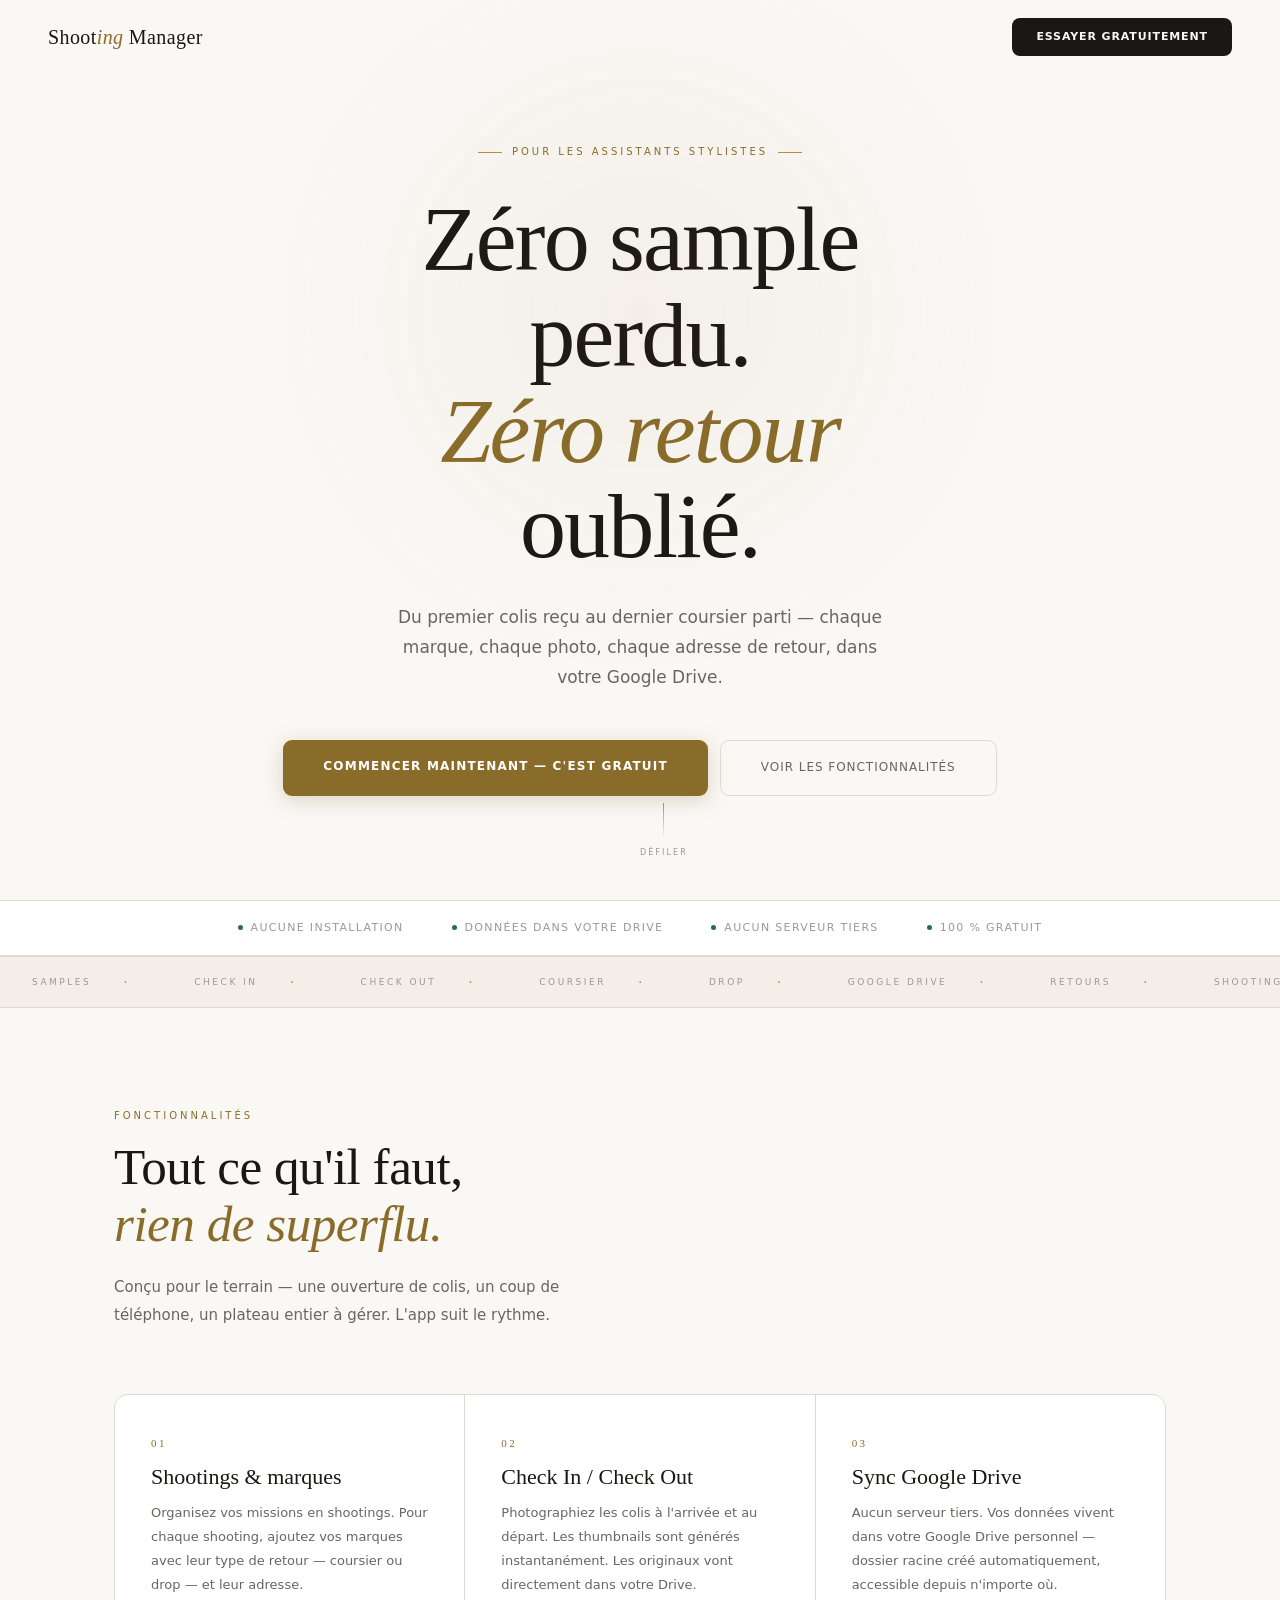
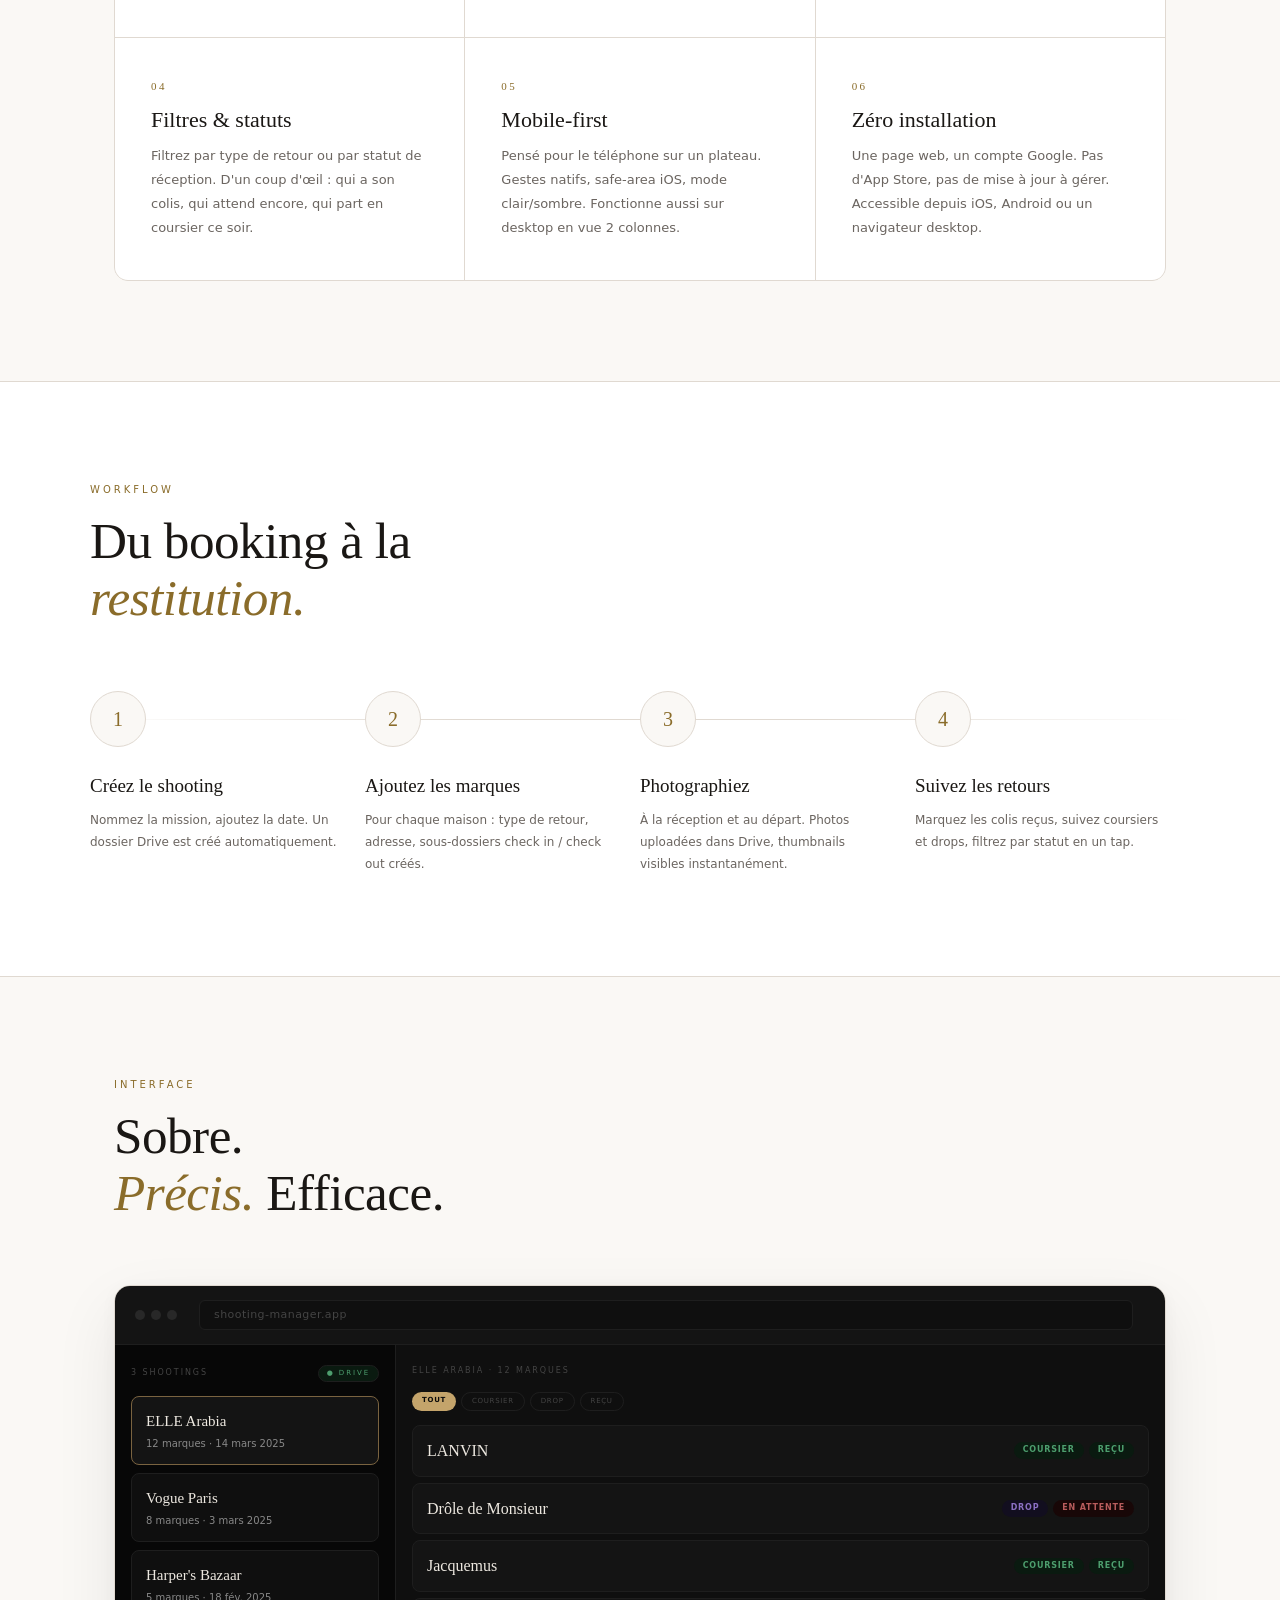
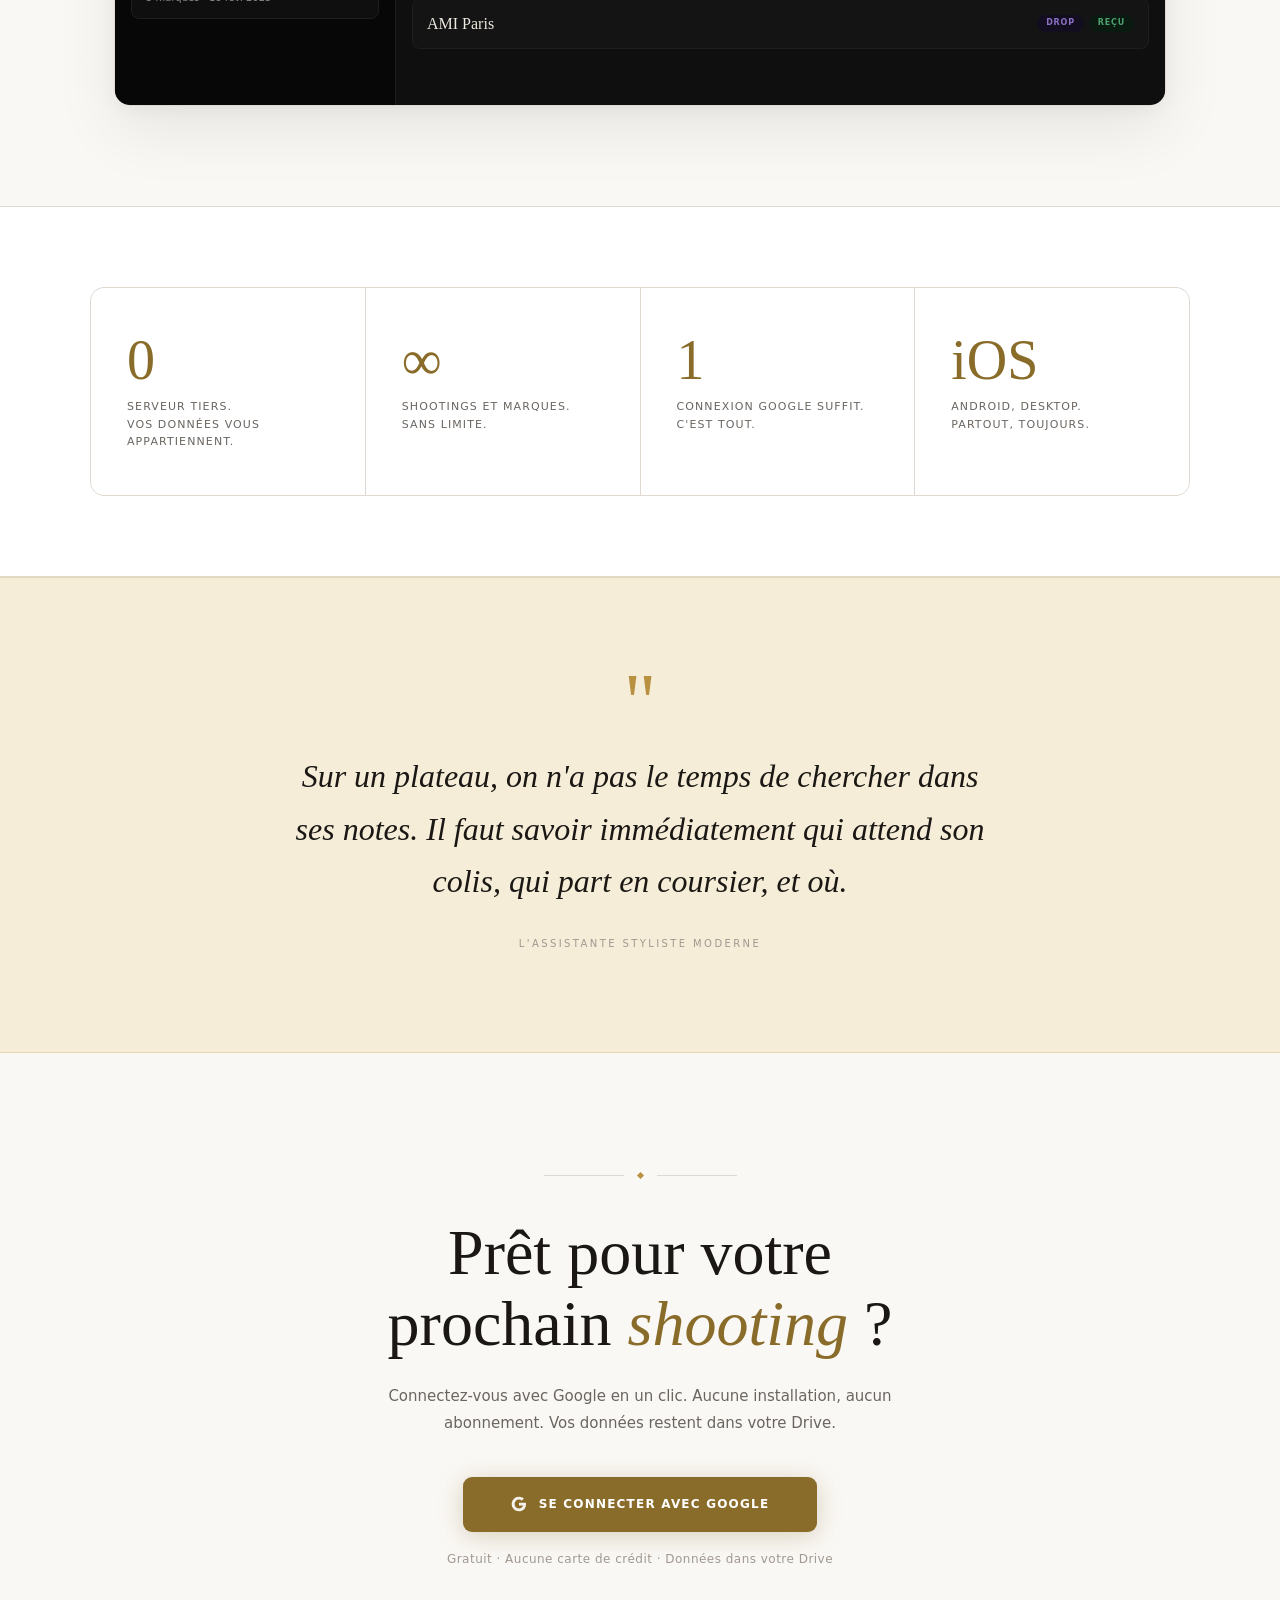
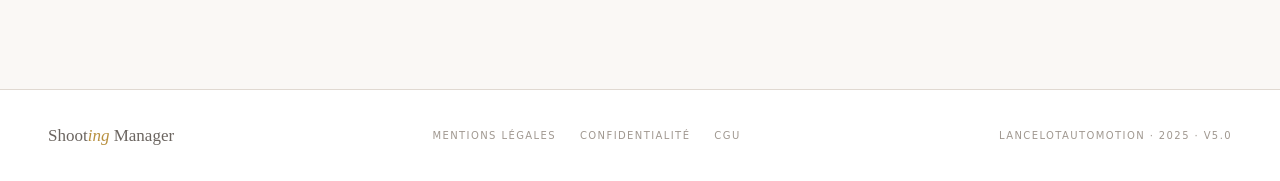
<file: index.html>
<!DOCTYPE html>
<html lang="fr">
<head>
  <meta charset="UTF-8">
  <meta name="viewport" content="width=device-width, initial-scale=1.0">
  <meta name="description" content="Shooting Manager — L'outil des assistants stylistes pour gérer samples, retours et photos de chaque shooting. Synchronisé dans votre Google Drive. Gratuit.">
  <meta property="og:title"       content="Shooting Manager — Pour les assistants stylistes">
  <meta property="og:description" content="Gérez vos samples, retours coursier/drop et photos de shooting. Synchronisé dans votre Google Drive. Zéro installation.">
  <meta property="og:type"        content="website">
  <title>Shooting Manager — Gérez vos samples &amp; retours photo</title>

  <!-- Content Security Policy -->
  <meta http-equiv="Content-Security-Policy" content="
    default-src 'self';
    script-src  'self' 'unsafe-inline';
    style-src   'self' 'unsafe-inline' https://fonts.googleapis.com;
    font-src    https://fonts.gstatic.com;
    connect-src 'self';
    img-src     'self' data:;
  ">

  <link rel="preconnect" href="https://fonts.googleapis.com">
  <link href="https://fonts.googleapis.com/css2?family=Cormorant+Garamond:ital,wght@0,300;0,400;0,600;1,300;1,400;1,600&family=DM+Sans:wght@300;400;500;600&display=swap" rel="stylesheet">
  <link rel="stylesheet" href="assets/css/landing.css">
</head>
<body>

<!-- ── NAV ── -->
<nav id="nav">
  <a href="#" class="nav-logo">Shoot<em>ing</em> Manager</a>
  <a href="login.html" class="nav-cta">Essayer gratuitement</a>
</nav>

<!-- ── HERO ── -->
<section class="hero">
  <div class="hero-eyebrow">Pour les assistants stylistes</div>
  <h1 class="hero-title">
    Zéro sample<br>perdu.<br><em>Zéro retour</em><br>oublié.
  </h1>
  <p class="hero-sub">
    Du premier colis reçu au dernier coursier parti — chaque marque, chaque photo, chaque adresse de retour, dans votre Google Drive.
  </p>
  <div class="hero-actions">
    <a href="login.html" class="btn-primary">Commencer maintenant — c'est gratuit</a>
    <a href="#features"  class="btn-secondary">Voir les fonctionnalités</a>
  </div>
  <div class="scroll-indicator" aria-hidden="true">
    <div class="scroll-line"></div>
    Défiler
  </div>
</section>

<!-- ── TRUST BAR ── -->
<div class="trust-bar" aria-label="Garanties">
  <div class="trust-item"><div class="trust-dot"></div>Aucune installation</div>
  <div class="trust-item"><div class="trust-dot"></div>Données dans votre Drive</div>
  <div class="trust-item"><div class="trust-dot"></div>Aucun serveur tiers</div>
  <div class="trust-item"><div class="trust-dot"></div>100 % gratuit</div>
</div>

<!-- ── MARQUEE ── -->
<div class="marquee-strip" aria-hidden="true">
  <div class="marquee-track" id="marquee-track"></div>
</div>

<!-- ── FEATURES ── -->
<section class="section" id="features">
  <div class="reveal">
    <div class="section-eyebrow">Fonctionnalités</div>
    <h2 class="section-title">Tout ce qu'il faut,<br><em>rien de superflu.</em></h2>
    <p class="section-body">Conçu pour le terrain — une ouverture de colis, un coup de téléphone, un plateau entier à gérer. L'app suit le rythme.</p>
  </div>
  <div class="features-grid reveal">
    <div class="feature-card">
      <div class="feature-num">01</div>
      <div class="feature-title">Shootings &amp; marques</div>
      <p class="feature-desc">Organisez vos missions en shootings. Pour chaque shooting, ajoutez vos marques avec leur type de retour — coursier ou drop — et leur adresse.</p>
    </div>
    <div class="feature-card">
      <div class="feature-num">02</div>
      <div class="feature-title">Check In / Check Out</div>
      <p class="feature-desc">Photographiez les colis à l'arrivée et au départ. Les thumbnails sont générés instantanément. Les originaux vont directement dans votre Drive.</p>
    </div>
    <div class="feature-card">
      <div class="feature-num">03</div>
      <div class="feature-title">Sync Google Drive</div>
      <p class="feature-desc">Aucun serveur tiers. Vos données vivent dans votre Google Drive personnel — dossier racine créé automatiquement, accessible depuis n'importe où.</p>
    </div>
    <div class="feature-card">
      <div class="feature-num">04</div>
      <div class="feature-title">Filtres &amp; statuts</div>
      <p class="feature-desc">Filtrez par type de retour ou par statut de réception. D'un coup d'œil : qui a son colis, qui attend encore, qui part en coursier ce soir.</p>
    </div>
    <div class="feature-card">
      <div class="feature-num">05</div>
      <div class="feature-title">Mobile-first</div>
      <p class="feature-desc">Pensé pour le téléphone sur un plateau. Gestes natifs, safe-area iOS, mode clair/sombre. Fonctionne aussi sur desktop en vue 2 colonnes.</p>
    </div>
    <div class="feature-card">
      <div class="feature-num">06</div>
      <div class="feature-title">Zéro installation</div>
      <p class="feature-desc">Une page web, un compte Google. Pas d'App Store, pas de mise à jour à gérer. Accessible depuis iOS, Android ou un navigateur desktop.</p>
    </div>
  </div>
</section>

<!-- ── WORKFLOW ── -->
<section class="workflow-section">
  <div class="workflow-inner">
    <div class="reveal">
      <div class="section-eyebrow">Workflow</div>
      <h2 class="section-title">Du booking à la<br><em>restitution.</em></h2>
    </div>
    <div class="workflow-steps reveal">
      <div class="step">
        <div class="step-num">1</div>
        <div class="step-title">Créez le shooting</div>
        <p class="step-desc">Nommez la mission, ajoutez la date. Un dossier Drive est créé automatiquement.</p>
      </div>
      <div class="step">
        <div class="step-num">2</div>
        <div class="step-title">Ajoutez les marques</div>
        <p class="step-desc">Pour chaque maison : type de retour, adresse, sous-dossiers check in / check out créés.</p>
      </div>
      <div class="step">
        <div class="step-num">3</div>
        <div class="step-title">Photographiez</div>
        <p class="step-desc">À la réception et au départ. Photos uploadées dans Drive, thumbnails visibles instantanément.</p>
      </div>
      <div class="step">
        <div class="step-num">4</div>
        <div class="step-title">Suivez les retours</div>
        <p class="step-desc">Marquez les colis reçus, suivez coursiers et drops, filtrez par statut en un tap.</p>
      </div>
    </div>
  </div>
</section>

<!-- ── APP PREVIEW ── -->
<section class="preview-section" id="interface">
  <div class="reveal">
    <div class="section-eyebrow">Interface</div>
    <h2 class="section-title">Sobre.<br><em>Précis.</em> Efficace.</h2>
  </div>
  <div class="preview-frame reveal" aria-hidden="true">
    <div class="preview-topbar">
      <div class="preview-dots">
        <div class="preview-dot"></div>
        <div class="preview-dot"></div>
        <div class="preview-dot"></div>
      </div>
      <div class="preview-url">shooting-manager.app</div>
    </div>
    <div class="preview-body">
      <!-- Left: shootings list -->
      <div class="preview-left">
        <div class="preview-label" style="display:flex;justify-content:space-between;align-items:center">
          <span>3 shootings</span>
          <span style="background:#0a1a10;border:1px solid #1e1e1e;border-radius:20px;padding:2px 8px;color:#4d9e6e;font-size:7px">● Drive</span>
        </div>
        <div class="preview-card active">
          <div class="preview-card-name">ELLE Arabia</div>
          <div class="preview-card-meta">12 marques · 14 mars 2025</div>
        </div>
        <div class="preview-card">
          <div class="preview-card-name">Vogue Paris</div>
          <div class="preview-card-meta">8 marques · 3 mars 2025</div>
        </div>
        <div class="preview-card">
          <div class="preview-card-name">Harper's Bazaar</div>
          <div class="preview-card-meta">5 marques · 18 fév. 2025</div>
        </div>
      </div>
      <!-- Right: brands list -->
      <div class="preview-right">
        <div class="preview-label">ELLE Arabia · 12 marques</div>
        <div style="display:flex;gap:5px;margin-bottom:14px">
          <span style="background:#c4a46b;color:#0a0a0a;padding:3px 10px;border-radius:20px;font-size:7px;font-weight:700;letter-spacing:.1em;text-transform:uppercase">Tout</span>
          <span style="border:1px solid #1e1e1e;color:#444;padding:3px 10px;border-radius:20px;font-size:7px;letter-spacing:.1em;text-transform:uppercase">Coursier</span>
          <span style="border:1px solid #1e1e1e;color:#444;padding:3px 10px;border-radius:20px;font-size:7px;letter-spacing:.1em;text-transform:uppercase">Drop</span>
          <span style="border:1px solid #1e1e1e;color:#444;padding:3px 10px;border-radius:20px;font-size:7px;letter-spacing:.1em;text-transform:uppercase">Reçu</span>
        </div>
        <div class="preview-brand-row">
          <div class="preview-brand-name">LANVIN</div>
          <div style="display:flex;gap:5px"><span class="preview-tag tag-c">Coursier</span><span class="preview-tag tag-r">Reçu</span></div>
        </div>
        <div class="preview-brand-row">
          <div class="preview-brand-name">Drôle de Monsieur</div>
          <div style="display:flex;gap:5px"><span class="preview-tag tag-d">Drop</span><span class="preview-tag tag-w">En attente</span></div>
        </div>
        <div class="preview-brand-row">
          <div class="preview-brand-name">Jacquemus</div>
          <div style="display:flex;gap:5px"><span class="preview-tag tag-c">Coursier</span><span class="preview-tag tag-r">Reçu</span></div>
        </div>
        <div class="preview-brand-row">
          <div class="preview-brand-name">AMI Paris</div>
          <div style="display:flex;gap:5px"><span class="preview-tag tag-d">Drop</span><span class="preview-tag tag-r">Reçu</span></div>
        </div>
      </div>
    </div>
  </div>
</section>

<!-- ── STATS ── -->
<div class="stats-section">
  <div class="stats-inner reveal">
    <div class="stat-item">
      <div class="stat-num">0</div>
      <div class="stat-label">Serveur tiers.<br>Vos données vous appartiennent.</div>
    </div>
    <div class="stat-item">
      <div class="stat-num">∞</div>
      <div class="stat-label">Shootings et marques.<br>Sans limite.</div>
    </div>
    <div class="stat-item">
      <div class="stat-num">1</div>
      <div class="stat-label">Connexion Google suffit.<br>C'est tout.</div>
    </div>
    <div class="stat-item">
      <div class="stat-num">iOS</div>
      <div class="stat-label">Android, desktop.<br>Partout, toujours.</div>
    </div>
  </div>
</div>

<!-- ── TESTIMONIAL ── -->
<section class="quote-section">
  <div class="reveal">
    <span class="quote-mark" aria-hidden="true">"</span>
    <blockquote class="quote-text">
      Sur un plateau, on n'a pas le temps de chercher dans ses notes. Il faut savoir immédiatement qui attend son colis, qui part en coursier, et où.
    </blockquote>
    <div class="quote-author">L'assistante styliste moderne</div>
  </div>
</section>

<!-- ── CTA FINAL ── -->
<section class="cta-section" id="start">
  <div class="cta-inner reveal">
    <div class="ornament" style="margin-bottom:40px" aria-hidden="true">
      <div class="ornament-line"></div>
      <div class="ornament-diamond"></div>
      <div class="ornament-line"></div>
    </div>
    <h2 class="cta-title">Prêt pour votre<br>prochain <em>shooting</em>&nbsp;?</h2>
    <p class="cta-sub">Connectez-vous avec Google en un clic. Aucune installation, aucun abonnement. Vos données restent dans votre Drive.</p>
    <a href="login.html" class="cta-btn">
      <svg width="16" height="16" viewBox="0 0 24 24" aria-hidden="true">
        <path fill="#fff" d="M22.56 12.25c0-.78-.07-1.53-.2-2.25H12v4.26h5.92c-.26 1.37-1.04 2.53-2.21 3.31v2.77h3.57c2.08-1.92 3.28-4.74 3.28-8.09z" opacity=".9"/>
        <path fill="#fff" d="M12 23c2.97 0 5.46-.98 7.28-2.66l-3.57-2.77c-.98.66-2.23 1.06-3.71 1.06-2.86 0-5.29-1.93-6.16-4.53H2.18v2.84C3.99 20.53 7.7 23 12 23z" opacity=".9"/>
        <path fill="#fff" d="M5.84 14.09c-.22-.66-.35-1.36-.35-2.09s.13-1.43.35-2.09V7.07H2.18C1.43 8.55 1 10.22 1 12s.43 3.45 1.18 4.93l2.85-2.22.81-.62z" opacity=".9"/>
        <path fill="#fff" d="M12 5.38c1.62 0 3.06.56 4.21 1.64l3.15-3.15C17.45 2.09 14.97 1 12 1 7.7 1 3.99 3.47 2.18 7.07l3.66 2.84c.87-2.6 3.3-4.53 6.16-4.53z" opacity=".9"/>
      </svg>
      Se connecter avec Google
    </a>
    <p class="cta-note">Gratuit · Aucune carte de crédit · Données dans votre Drive</p>
  </div>
</section>

<!-- ── FOOTER ── -->
<footer>
  <a href="#" class="footer-logo">Shoot<em>ing</em> Manager</a>
  <div class="footer-links">
    <a href="mentions-legales.html">Mentions légales</a>
    <a href="confidentialite.html">Confidentialité</a>
    <a href="cgu.html">CGU</a>
  </div>
  <div class="footer-copy">LancelotAutomotion · 2025 · v5.0</div>
</footer>

<script>
  // Nav scroll
  const nav = document.getElementById('nav');
  window.addEventListener('scroll', () => {
    nav.classList.toggle('scrolled', window.scrollY > 40);
  }, { passive: true });

  // Marquee
  const items = ['Samples', 'Check In', 'Check Out', 'Coursier', 'Drop', 'Google Drive', 'Retours', 'Shooting', 'Marques', 'Adresses', 'Photos', 'Sync'];
  const track = document.getElementById('marquee-track');
  const html  = items.map(i => `<div class="marquee-item">${i}</div>`).join('');
  track.innerHTML = html + html;

  // Reveal on scroll
  const io = new IntersectionObserver(entries => {
    entries.forEach(e => {
      if (e.isIntersecting) { e.target.classList.add('visible'); io.unobserve(e.target); }
    });
  }, { threshold: 0.1 });
  document.querySelectorAll('.reveal').forEach(el => io.observe(el));
</script>

</body>
</html>
</file>
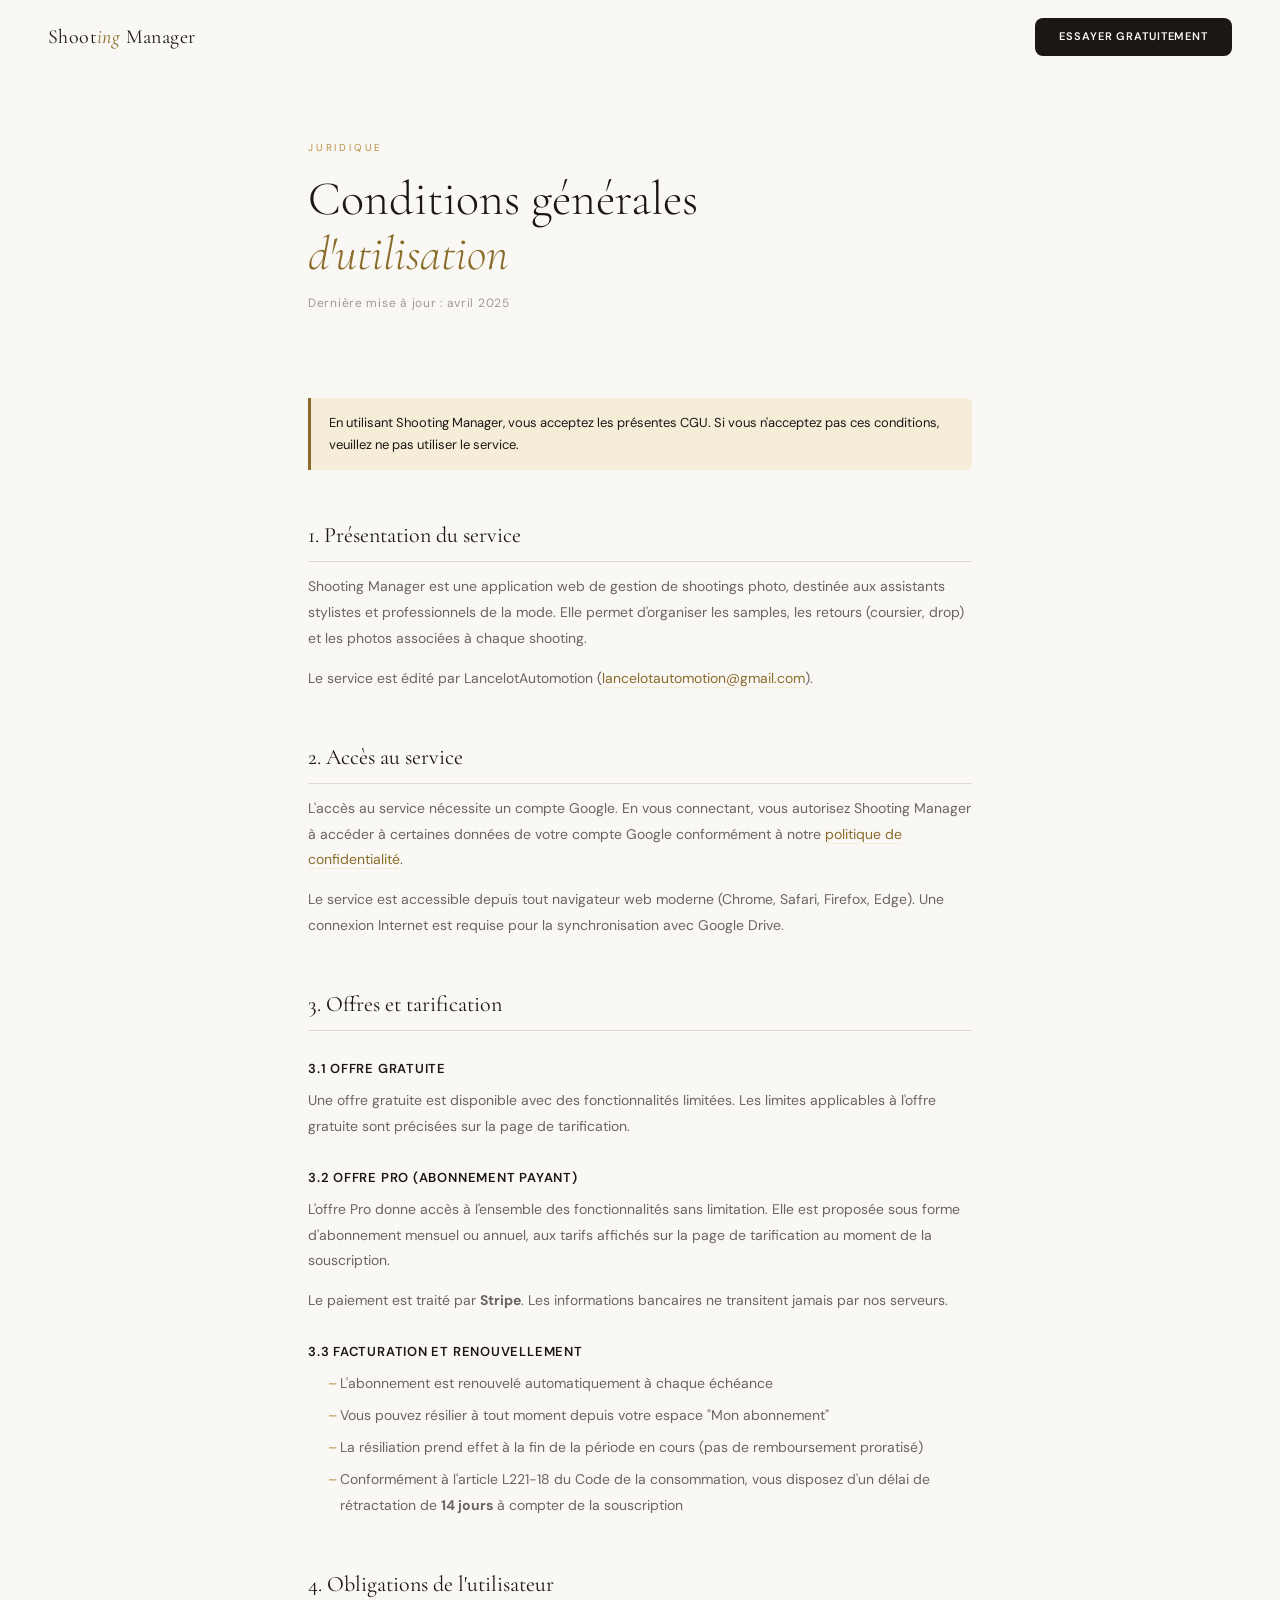
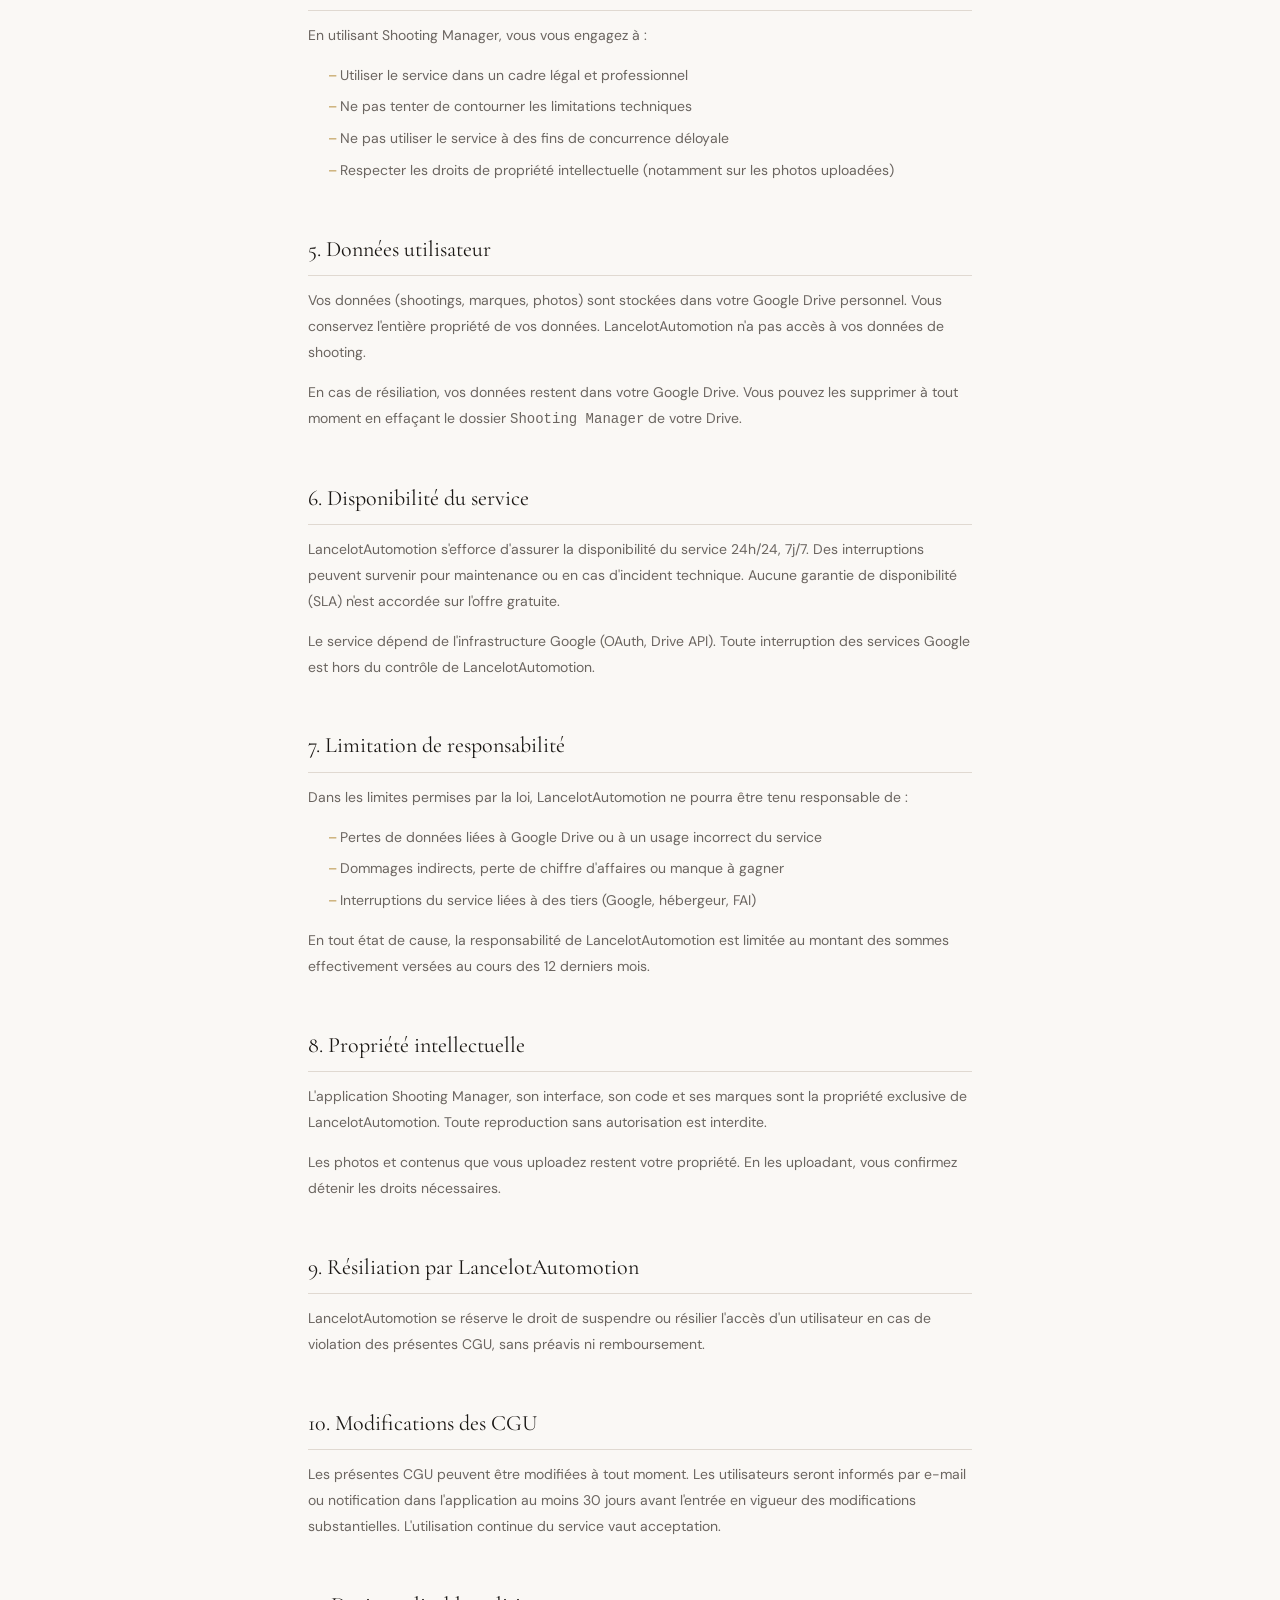
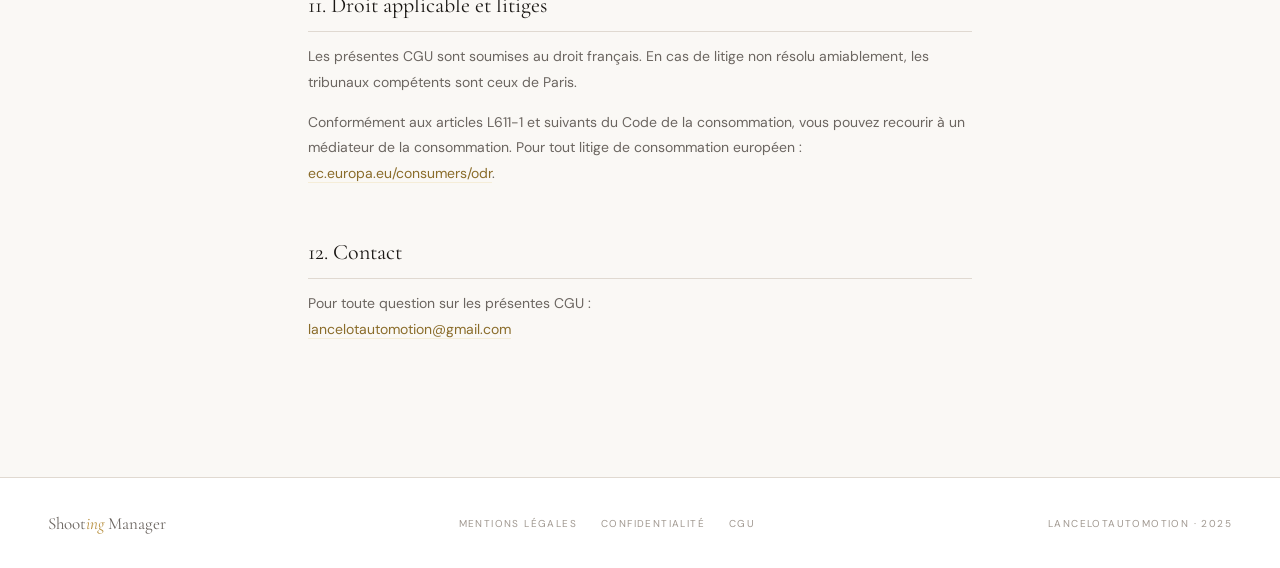
<file: cgu.html>
<!DOCTYPE html>
<html lang="fr">
<head>
  <meta charset="UTF-8">
  <meta name="viewport" content="width=device-width, initial-scale=1.0">
  <meta name="robots" content="index, follow">
  <title>Conditions Générales d'Utilisation — Shooting Manager</title>

  <link rel="preconnect" href="https://fonts.googleapis.com">
  <link href="https://fonts.googleapis.com/css2?family=Cormorant+Garamond:ital,wght@0,300;0,400;0,600;1,300;1,400&family=DM+Sans:wght@300;400;500;600&display=swap" rel="stylesheet">
  <link rel="stylesheet" href="assets/css/landing.css">
  <link rel="stylesheet" href="assets/css/legal.css">
</head>
<body>

<nav id="nav">
  <a href="index.html" class="nav-logo">Shoot<em>ing</em> Manager</a>
  <a href="login.html" class="nav-cta">Essayer gratuitement</a>
</nav>

<header class="legal-hero">
  <div class="legal-eyebrow">Juridique</div>
  <h1 class="legal-title">Conditions générales<br><em>d'utilisation</em></h1>
  <p class="legal-date">Dernière mise à jour : avril 2025</p>
</header>

<main class="legal-body">

  <div class="legal-highlight">
    En utilisant Shooting Manager, vous acceptez les présentes CGU. Si vous n'acceptez pas ces conditions, veuillez ne pas utiliser le service.
  </div>

  <h2>1. Présentation du service</h2>
  <p>
    Shooting Manager est une application web de gestion de shootings photo, destinée aux assistants stylistes et professionnels de la mode. Elle permet d'organiser les samples, les retours (coursier, drop) et les photos associées à chaque shooting.
  </p>
  <p>
    Le service est édité par LancelotAutomotion (<a href="mailto:lancelotautomotion@gmail.com">lancelotautomotion@gmail.com</a>).
  </p>

  <h2>2. Accès au service</h2>
  <p>
    L'accès au service nécessite un compte Google. En vous connectant, vous autorisez Shooting Manager à accéder à certaines données de votre compte Google conformément à notre <a href="confidentialite.html">politique de confidentialité</a>.
  </p>
  <p>
    Le service est accessible depuis tout navigateur web moderne (Chrome, Safari, Firefox, Edge). Une connexion Internet est requise pour la synchronisation avec Google Drive.
  </p>

  <h2>3. Offres et tarification</h2>

  <h3>3.1 Offre gratuite</h3>
  <p>
    Une offre gratuite est disponible avec des fonctionnalités limitées. Les limites applicables à l'offre gratuite sont précisées sur la page de tarification.
  </p>

  <h3>3.2 Offre Pro (abonnement payant)</h3>
  <p>
    L'offre Pro donne accès à l'ensemble des fonctionnalités sans limitation. Elle est proposée sous forme d'abonnement mensuel ou annuel, aux tarifs affichés sur la page de tarification au moment de la souscription.
  </p>
  <p>
    Le paiement est traité par <strong>Stripe</strong>. Les informations bancaires ne transitent jamais par nos serveurs.
  </p>

  <h3>3.3 Facturation et renouvellement</h3>
  <ul>
    <li>L'abonnement est renouvelé automatiquement à chaque échéance</li>
    <li>Vous pouvez résilier à tout moment depuis votre espace "Mon abonnement"</li>
    <li>La résiliation prend effet à la fin de la période en cours (pas de remboursement proratisé)</li>
    <li>Conformément à l'article L221-18 du Code de la consommation, vous disposez d'un délai de rétractation de <strong>14 jours</strong> à compter de la souscription</li>
  </ul>

  <h2>4. Obligations de l'utilisateur</h2>
  <p>En utilisant Shooting Manager, vous vous engagez à :</p>
  <ul>
    <li>Utiliser le service dans un cadre légal et professionnel</li>
    <li>Ne pas tenter de contourner les limitations techniques</li>
    <li>Ne pas utiliser le service à des fins de concurrence déloyale</li>
    <li>Respecter les droits de propriété intellectuelle (notamment sur les photos uploadées)</li>
  </ul>

  <h2>5. Données utilisateur</h2>
  <p>
    Vos données (shootings, marques, photos) sont stockées dans votre Google Drive personnel. Vous conservez l'entière propriété de vos données. LancelotAutomotion n'a pas accès à vos données de shooting.
  </p>
  <p>
    En cas de résiliation, vos données restent dans votre Google Drive. Vous pouvez les supprimer à tout moment en effaçant le dossier <code>Shooting Manager</code> de votre Drive.
  </p>

  <h2>6. Disponibilité du service</h2>
  <p>
    LancelotAutomotion s'efforce d'assurer la disponibilité du service 24h/24, 7j/7. Des interruptions peuvent survenir pour maintenance ou en cas d'incident technique. Aucune garantie de disponibilité (SLA) n'est accordée sur l'offre gratuite.
  </p>
  <p>
    Le service dépend de l'infrastructure Google (OAuth, Drive API). Toute interruption des services Google est hors du contrôle de LancelotAutomotion.
  </p>

  <h2>7. Limitation de responsabilité</h2>
  <p>
    Dans les limites permises par la loi, LancelotAutomotion ne pourra être tenu responsable de :
  </p>
  <ul>
    <li>Pertes de données liées à Google Drive ou à un usage incorrect du service</li>
    <li>Dommages indirects, perte de chiffre d'affaires ou manque à gagner</li>
    <li>Interruptions du service liées à des tiers (Google, hébergeur, FAI)</li>
  </ul>
  <p>
    En tout état de cause, la responsabilité de LancelotAutomotion est limitée au montant des sommes effectivement versées au cours des 12 derniers mois.
  </p>

  <h2>8. Propriété intellectuelle</h2>
  <p>
    L'application Shooting Manager, son interface, son code et ses marques sont la propriété exclusive de LancelotAutomotion. Toute reproduction sans autorisation est interdite.
  </p>
  <p>
    Les photos et contenus que vous uploadez restent votre propriété. En les uploadant, vous confirmez détenir les droits nécessaires.
  </p>

  <h2>9. Résiliation par LancelotAutomotion</h2>
  <p>
    LancelotAutomotion se réserve le droit de suspendre ou résilier l'accès d'un utilisateur en cas de violation des présentes CGU, sans préavis ni remboursement.
  </p>

  <h2>10. Modifications des CGU</h2>
  <p>
    Les présentes CGU peuvent être modifiées à tout moment. Les utilisateurs seront informés par e-mail ou notification dans l'application au moins 30 jours avant l'entrée en vigueur des modifications substantielles. L'utilisation continue du service vaut acceptation.
  </p>

  <h2>11. Droit applicable et litiges</h2>
  <p>
    Les présentes CGU sont soumises au droit français. En cas de litige non résolu amiablement, les tribunaux compétents sont ceux de Paris.
  </p>
  <p>
    Conformément aux articles L611-1 et suivants du Code de la consommation, vous pouvez recourir à un médiateur de la consommation. Pour tout litige de consommation européen : <a href="https://ec.europa.eu/consumers/odr" target="_blank" rel="noopener">ec.europa.eu/consumers/odr</a>.
  </p>

  <h2>12. Contact</h2>
  <p>
    Pour toute question sur les présentes CGU :<br>
    <a href="mailto:lancelotautomotion@gmail.com">lancelotautomotion@gmail.com</a>
  </p>

</main>

<footer>
  <a href="index.html" class="footer-logo">Shoot<em>ing</em> Manager</a>
  <div class="footer-links">
    <a href="mentions-legales.html">Mentions légales</a>
    <a href="confidentialite.html">Confidentialité</a>
    <a href="cgu.html">CGU</a>
  </div>
  <div class="footer-copy">LancelotAutomotion · 2025</div>
</footer>

<script>
  const nav = document.getElementById('nav');
  window.addEventListener('scroll', () => {
    nav.classList.toggle('scrolled', window.scrollY > 40);
  }, { passive: true });
</script>

</body>
</html>
</file>
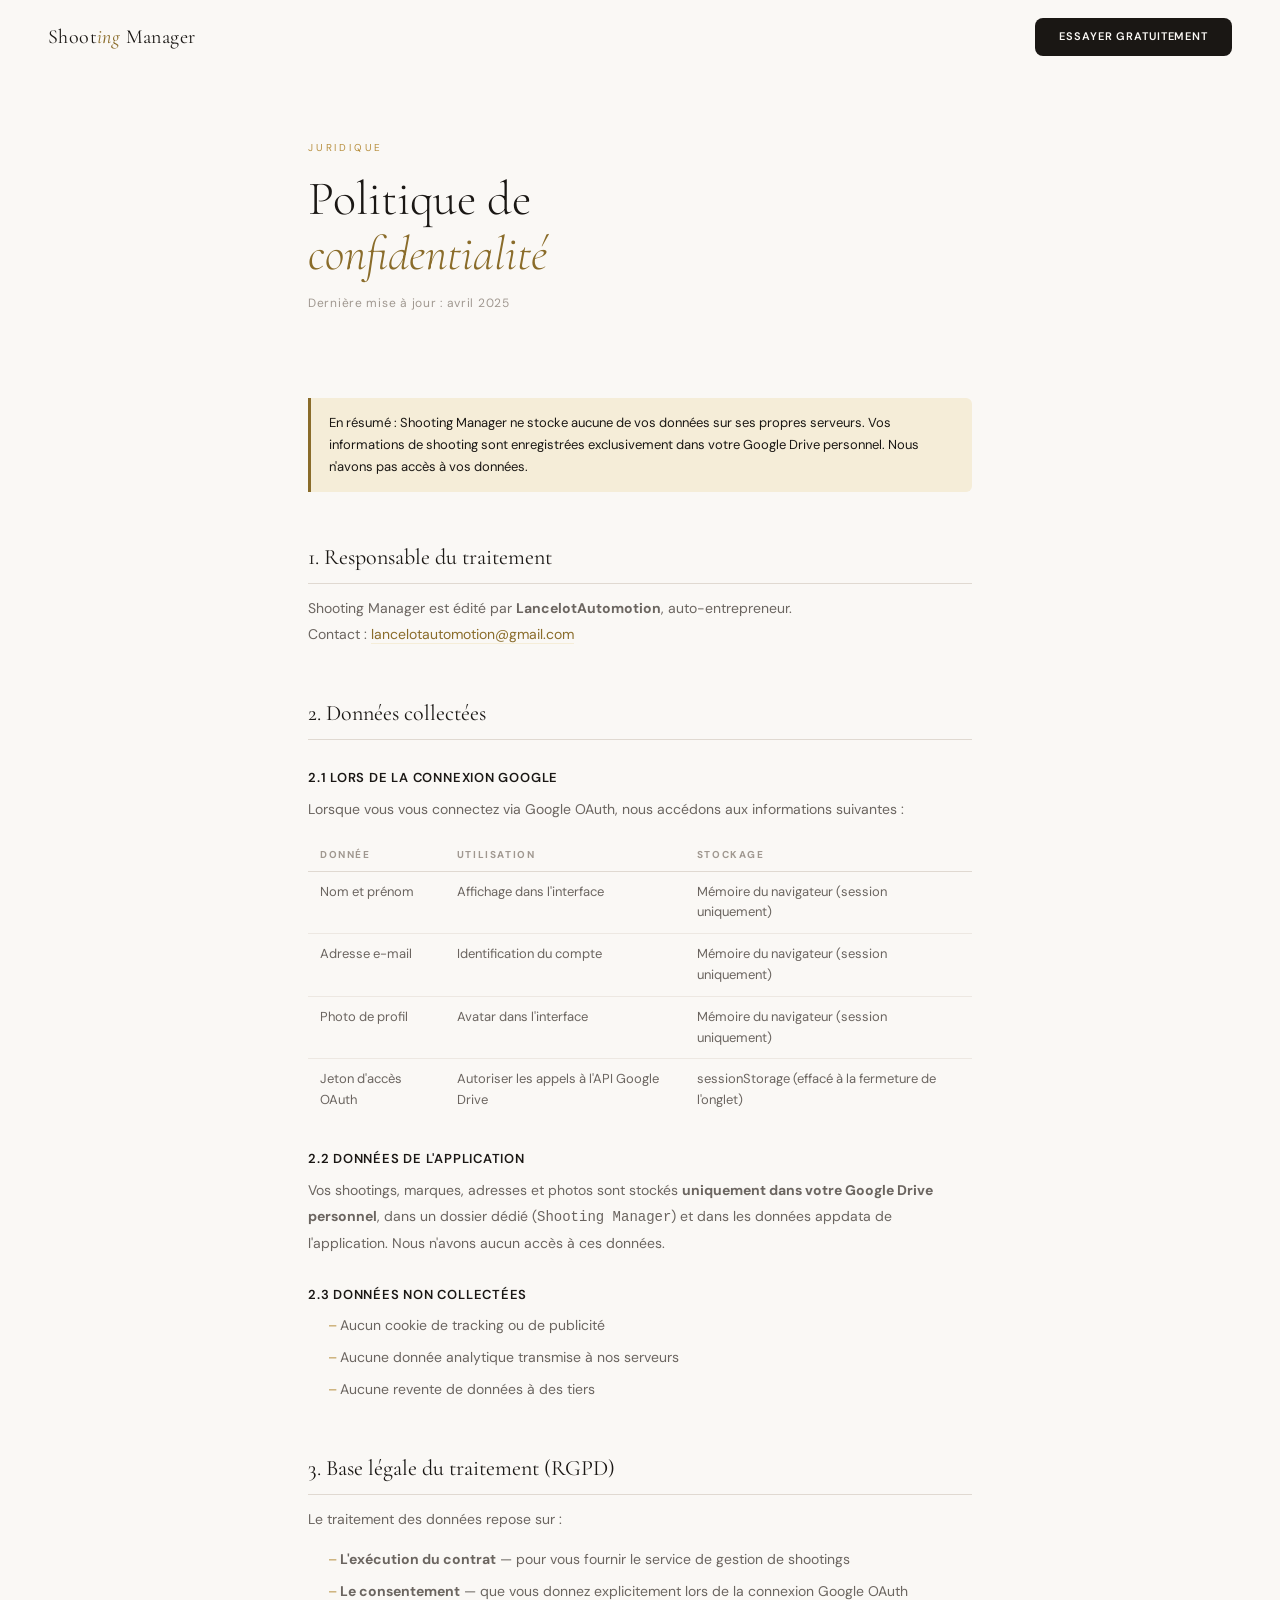
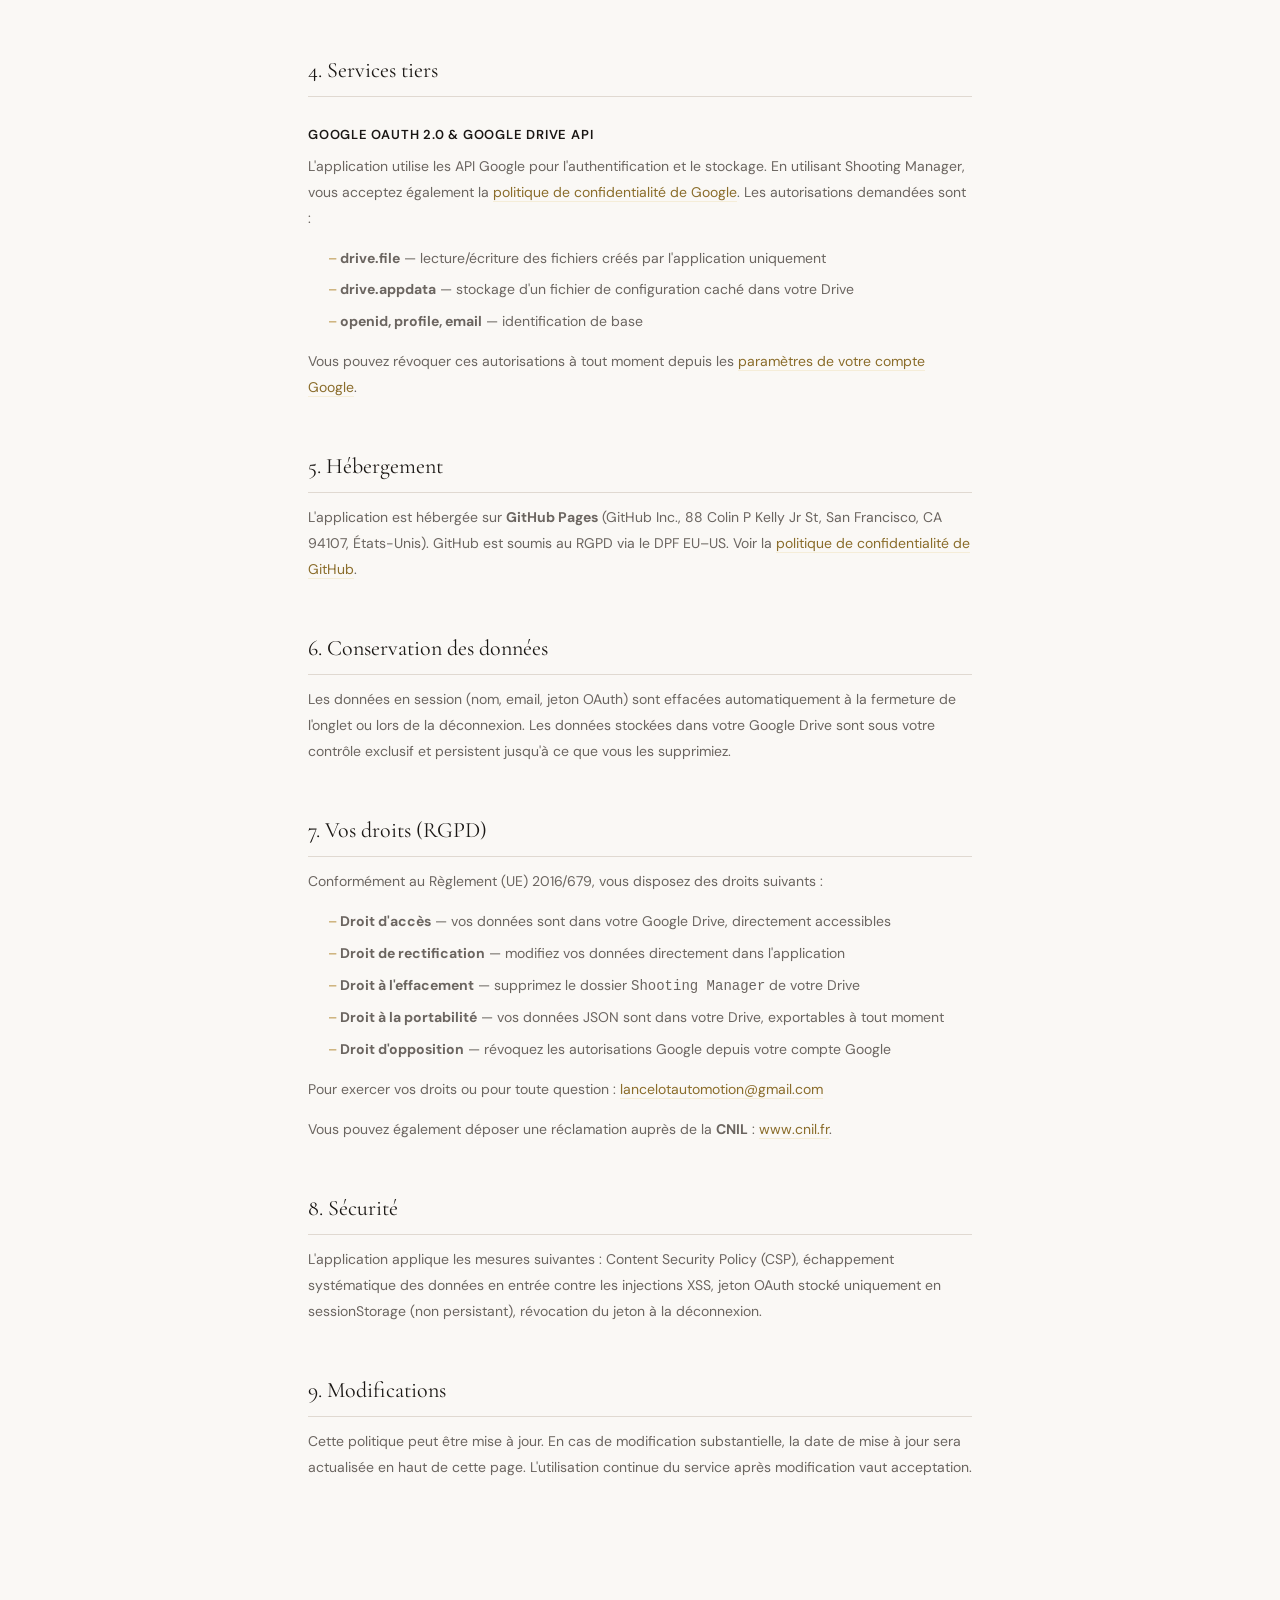
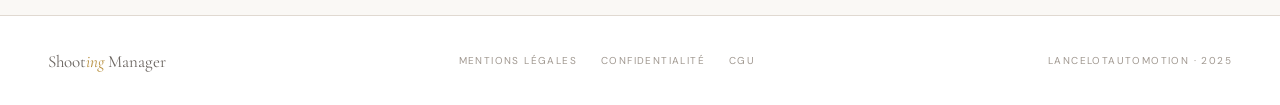
<file: confidentialite.html>
<!DOCTYPE html>
<html lang="fr">
<head>
  <meta charset="UTF-8">
  <meta name="viewport" content="width=device-width, initial-scale=1.0">
  <meta name="robots" content="index, follow">
  <title>Politique de confidentialité — Shooting Manager</title>
  <meta name="description" content="Politique de confidentialité de Shooting Manager. Découvrez comment nous traitons vos données personnelles.">

  <link rel="preconnect" href="https://fonts.googleapis.com">
  <link href="https://fonts.googleapis.com/css2?family=Cormorant+Garamond:ital,wght@0,300;0,400;0,600;1,300;1,400&family=DM+Sans:wght@300;400;500;600&display=swap" rel="stylesheet">
  <link rel="stylesheet" href="assets/css/landing.css">
  <link rel="stylesheet" href="assets/css/legal.css">
</head>
<body>

<nav id="nav">
  <a href="index.html" class="nav-logo">Shoot<em>ing</em> Manager</a>
  <a href="login.html" class="nav-cta">Essayer gratuitement</a>
</nav>

<header class="legal-hero">
  <div class="legal-eyebrow">Juridique</div>
  <h1 class="legal-title">Politique de<br><em>confidentialité</em></h1>
  <p class="legal-date">Dernière mise à jour : avril 2025</p>
</header>

<main class="legal-body">

  <div class="legal-highlight">
    En résumé : Shooting Manager ne stocke aucune de vos données sur ses propres serveurs. Vos informations de shooting sont enregistrées exclusivement dans votre Google Drive personnel. Nous n'avons pas accès à vos données.
  </div>

  <h2>1. Responsable du traitement</h2>
  <p>
    Shooting Manager est édité par <strong>LancelotAutomotion</strong>, auto-entrepreneur.<br>
    Contact : <a href="mailto:lancelotautomotion@gmail.com">lancelotautomotion@gmail.com</a>
  </p>

  <h2>2. Données collectées</h2>

  <h3>2.1 Lors de la connexion Google</h3>
  <p>Lorsque vous vous connectez via Google OAuth, nous accédons aux informations suivantes :</p>
  <table class="legal-table">
    <thead>
      <tr>
        <th>Donnée</th>
        <th>Utilisation</th>
        <th>Stockage</th>
      </tr>
    </thead>
    <tbody>
      <tr>
        <td>Nom et prénom</td>
        <td>Affichage dans l'interface</td>
        <td>Mémoire du navigateur (session uniquement)</td>
      </tr>
      <tr>
        <td>Adresse e-mail</td>
        <td>Identification du compte</td>
        <td>Mémoire du navigateur (session uniquement)</td>
      </tr>
      <tr>
        <td>Photo de profil</td>
        <td>Avatar dans l'interface</td>
        <td>Mémoire du navigateur (session uniquement)</td>
      </tr>
      <tr>
        <td>Jeton d'accès OAuth</td>
        <td>Autoriser les appels à l'API Google Drive</td>
        <td>sessionStorage (effacé à la fermeture de l'onglet)</td>
      </tr>
    </tbody>
  </table>

  <h3>2.2 Données de l'application</h3>
  <p>
    Vos shootings, marques, adresses et photos sont stockés <strong>uniquement dans votre Google Drive personnel</strong>, dans un dossier dédié (<code>Shooting Manager</code>) et dans les données appdata de l'application. Nous n'avons aucun accès à ces données.
  </p>

  <h3>2.3 Données non collectées</h3>
  <ul>
    <li>Aucun cookie de tracking ou de publicité</li>
    <li>Aucune donnée analytique transmise à nos serveurs</li>
    <li>Aucune revente de données à des tiers</li>
  </ul>

  <h2>3. Base légale du traitement (RGPD)</h2>
  <p>Le traitement des données repose sur :</p>
  <ul>
    <li><strong>L'exécution du contrat</strong> — pour vous fournir le service de gestion de shootings</li>
    <li><strong>Le consentement</strong> — que vous donnez explicitement lors de la connexion Google OAuth</li>
  </ul>

  <h2>4. Services tiers</h2>

  <h3>Google OAuth 2.0 &amp; Google Drive API</h3>
  <p>
    L'application utilise les API Google pour l'authentification et le stockage. En utilisant Shooting Manager, vous acceptez également la <a href="https://policies.google.com/privacy" target="_blank" rel="noopener">politique de confidentialité de Google</a>. Les autorisations demandées sont :
  </p>
  <ul>
    <li><strong>drive.file</strong> — lecture/écriture des fichiers créés par l'application uniquement</li>
    <li><strong>drive.appdata</strong> — stockage d'un fichier de configuration caché dans votre Drive</li>
    <li><strong>openid, profile, email</strong> — identification de base</li>
  </ul>
  <p>Vous pouvez révoquer ces autorisations à tout moment depuis les <a href="https://myaccount.google.com/permissions" target="_blank" rel="noopener">paramètres de votre compte Google</a>.</p>

  <h2>5. Hébergement</h2>
  <p>
    L'application est hébergée sur <strong>GitHub Pages</strong> (GitHub Inc., 88 Colin P Kelly Jr St, San Francisco, CA 94107, États-Unis). GitHub est soumis au RGPD via le DPF EU–US. Voir la <a href="https://docs.github.com/en/site-policy/privacy-policies/github-general-privacy-statement" target="_blank" rel="noopener">politique de confidentialité de GitHub</a>.
  </p>

  <h2>6. Conservation des données</h2>
  <p>
    Les données en session (nom, email, jeton OAuth) sont effacées automatiquement à la fermeture de l'onglet ou lors de la déconnexion. Les données stockées dans votre Google Drive sont sous votre contrôle exclusif et persistent jusqu'à ce que vous les supprimiez.
  </p>

  <h2>7. Vos droits (RGPD)</h2>
  <p>Conformément au Règlement (UE) 2016/679, vous disposez des droits suivants :</p>
  <ul>
    <li><strong>Droit d'accès</strong> — vos données sont dans votre Google Drive, directement accessibles</li>
    <li><strong>Droit de rectification</strong> — modifiez vos données directement dans l'application</li>
    <li><strong>Droit à l'effacement</strong> — supprimez le dossier <code>Shooting Manager</code> de votre Drive</li>
    <li><strong>Droit à la portabilité</strong> — vos données JSON sont dans votre Drive, exportables à tout moment</li>
    <li><strong>Droit d'opposition</strong> — révoquez les autorisations Google depuis votre compte Google</li>
  </ul>
  <p>
    Pour exercer vos droits ou pour toute question : <a href="mailto:lancelotautomotion@gmail.com">lancelotautomotion@gmail.com</a>
  </p>
  <p>
    Vous pouvez également déposer une réclamation auprès de la <strong>CNIL</strong> : <a href="https://www.cnil.fr" target="_blank" rel="noopener">www.cnil.fr</a>.
  </p>

  <h2>8. Sécurité</h2>
  <p>
    L'application applique les mesures suivantes : Content Security Policy (CSP), échappement systématique des données en entrée contre les injections XSS, jeton OAuth stocké uniquement en sessionStorage (non persistant), révocation du jeton à la déconnexion.
  </p>

  <h2>9. Modifications</h2>
  <p>
    Cette politique peut être mise à jour. En cas de modification substantielle, la date de mise à jour sera actualisée en haut de cette page. L'utilisation continue du service après modification vaut acceptation.
  </p>

</main>

<footer>
  <a href="index.html" class="footer-logo">Shoot<em>ing</em> Manager</a>
  <div class="footer-links">
    <a href="mentions-legales.html">Mentions légales</a>
    <a href="confidentialite.html">Confidentialité</a>
    <a href="cgu.html">CGU</a>
  </div>
  <div class="footer-copy">LancelotAutomotion · 2025</div>
</footer>

<script>
  const nav = document.getElementById('nav');
  window.addEventListener('scroll', () => {
    nav.classList.toggle('scrolled', window.scrollY > 40);
  }, { passive: true });
</script>

</body>
</html>
</file>
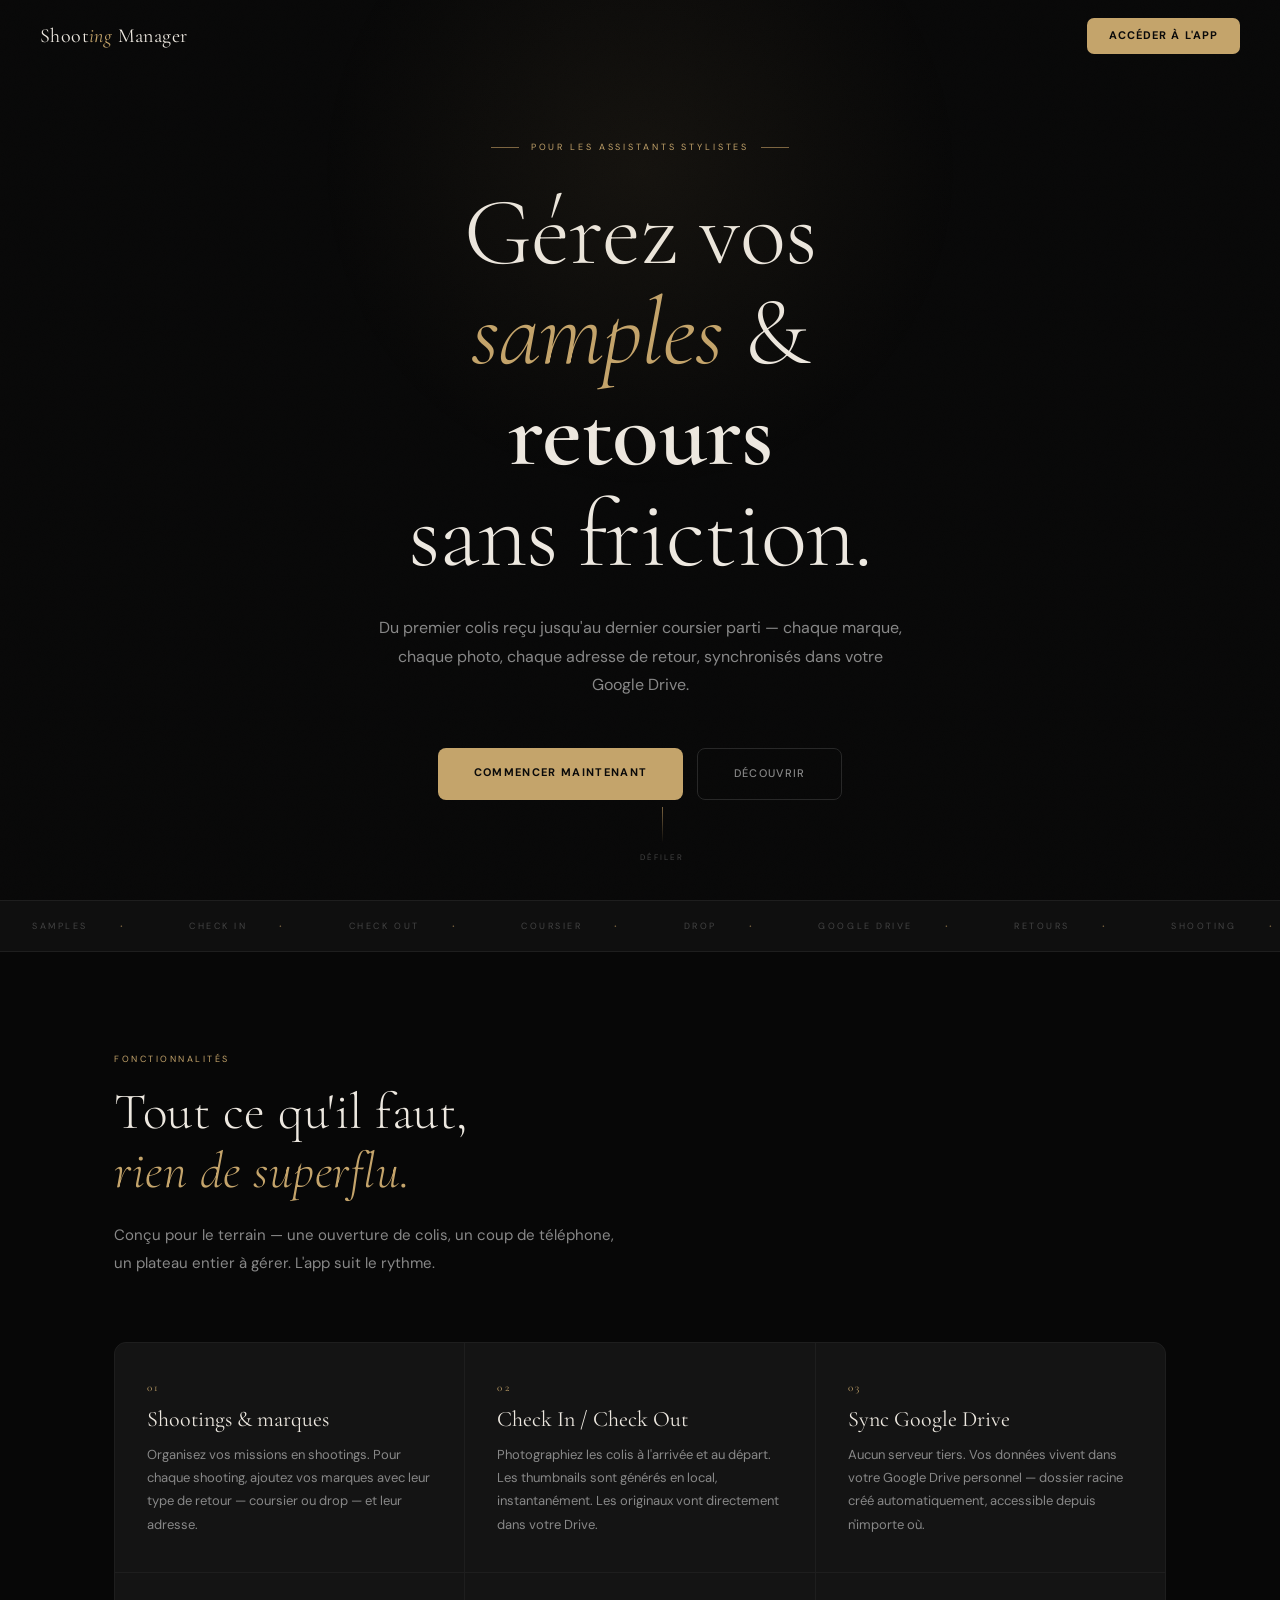
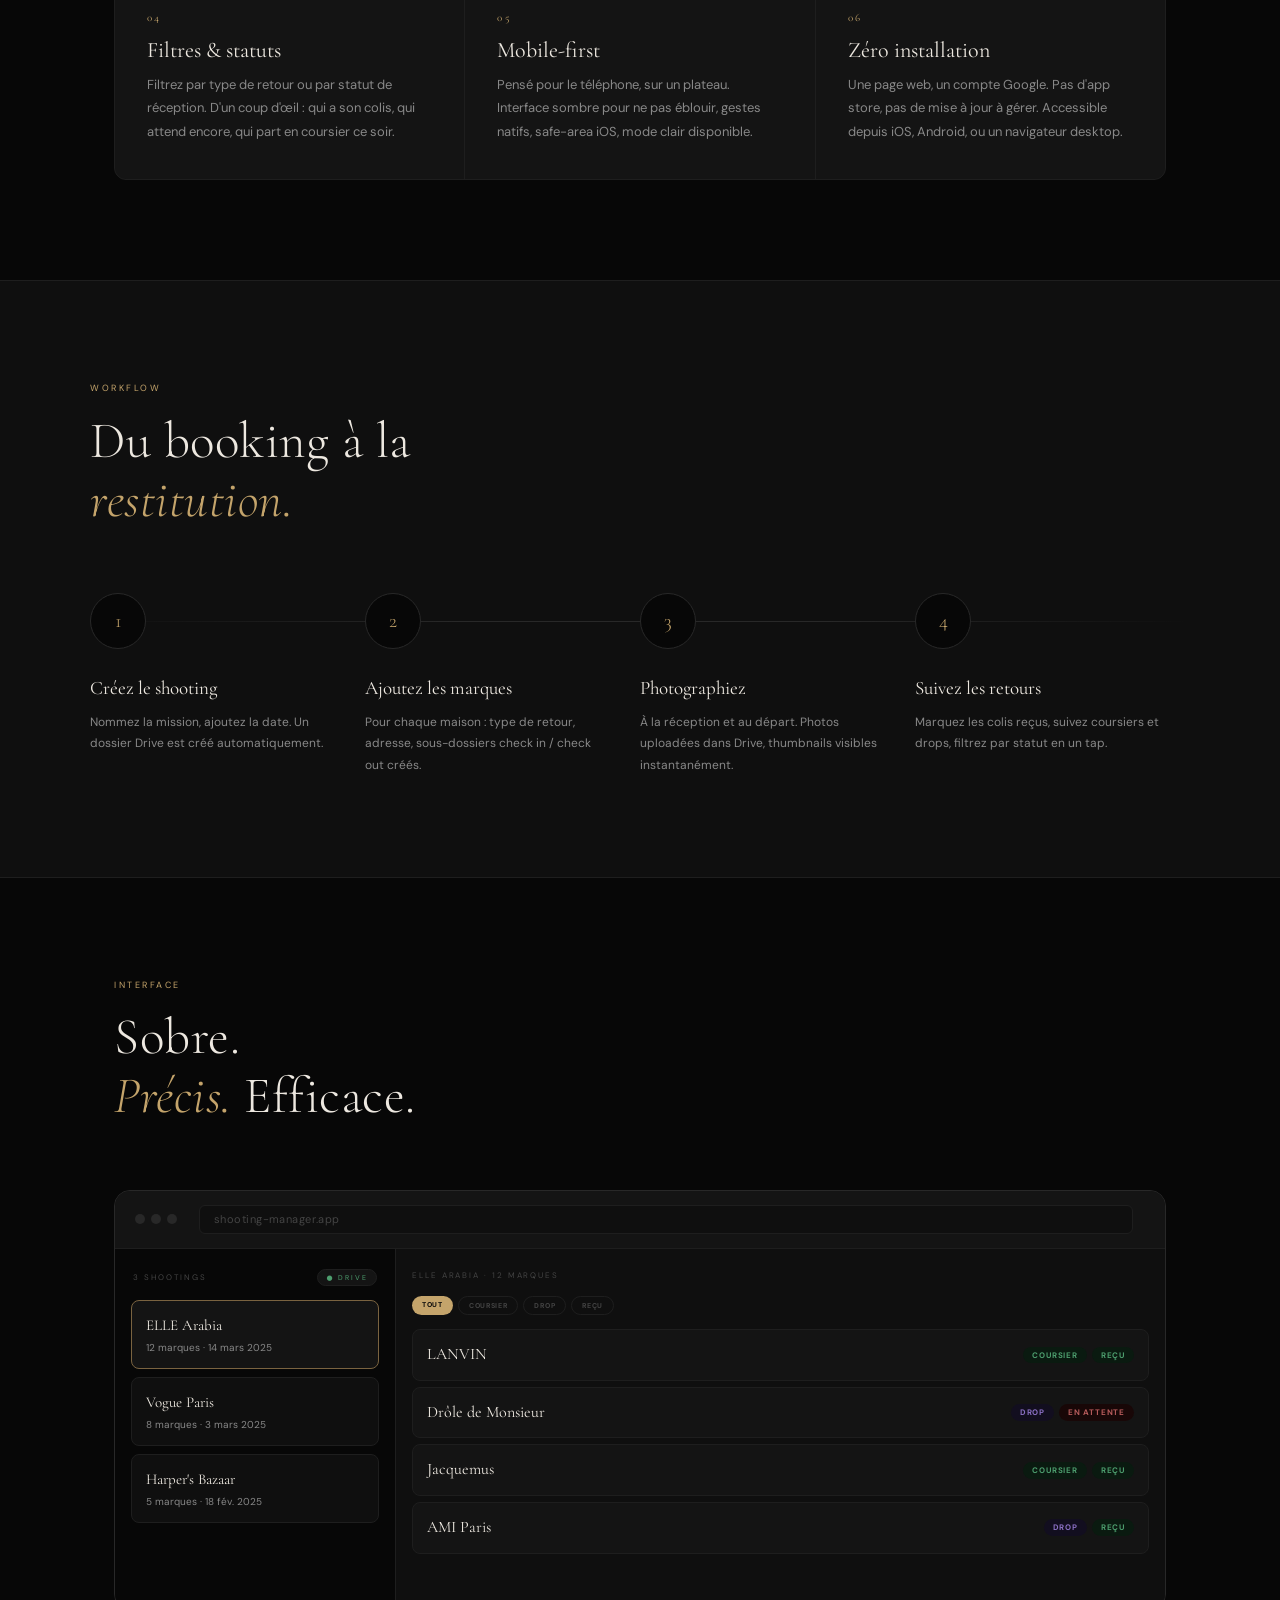
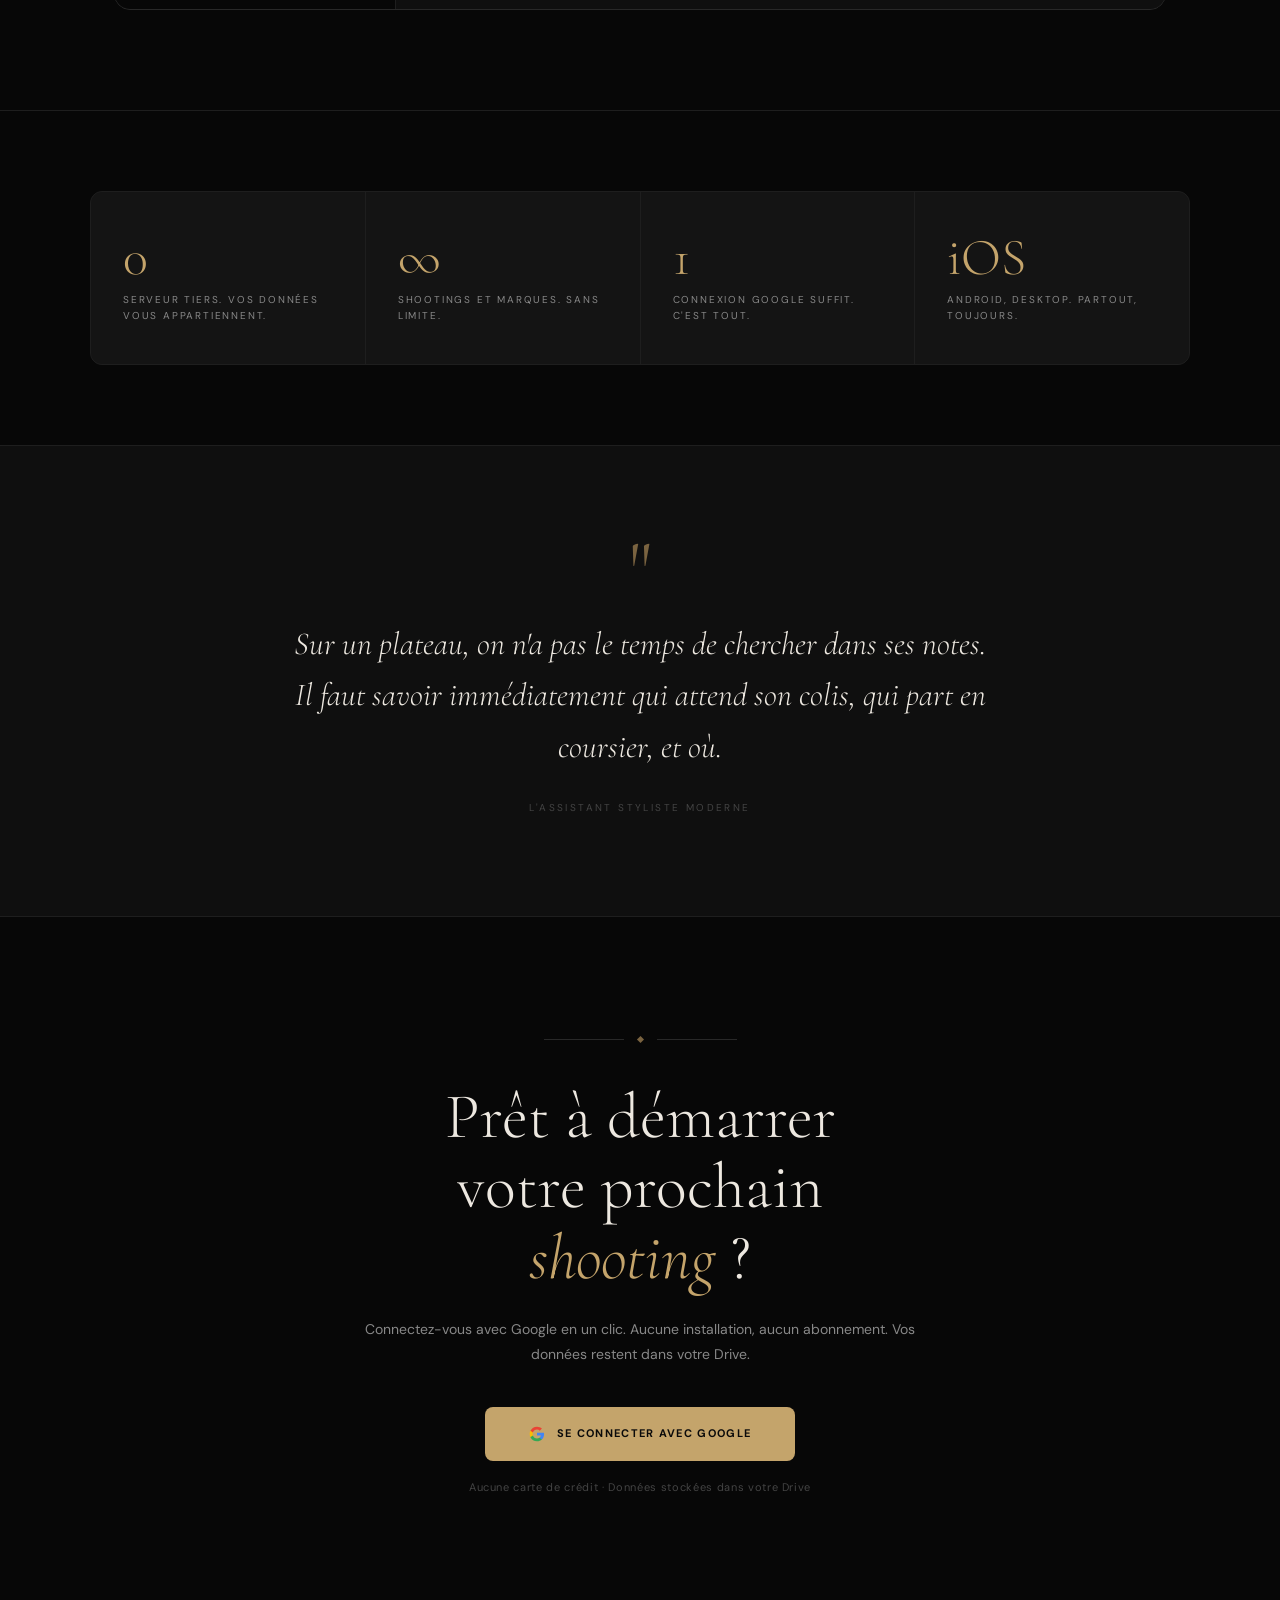
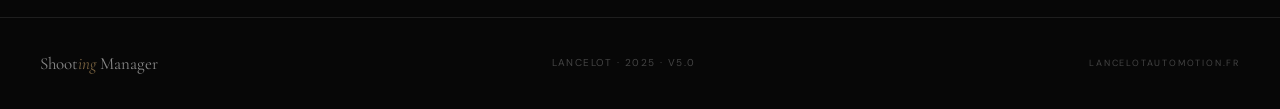
<file: landing_page_app.html>
<!DOCTYPE html>
<html lang="fr">
<head>
  <meta charset="UTF-8">
  <meta name="viewport" content="width=device-width, initial-scale=1.0">
  <title>Shooting Manager — Pour les assistants stylistes</title>
  <link rel="preconnect" href="https://fonts.googleapis.com">
  <link href="https://fonts.googleapis.com/css2?family=Cormorant+Garamond:ital,wght@0,300;0,400;0,600;1,300;1,400;1,600&family=DM+Sans:wght@300;400;500;600&display=swap" rel="stylesheet">
  <style>
    *, *::before, *::after { box-sizing: border-box; margin: 0; padding: 0; }

    :root {
      --bg: #070707;
      --surface: #0f0f0f;
      --card: #141414;
      --border: #1e1e1e;
      --border-lt: #282828;
      --gold: #c4a46b;
      --gold-dim: #7a6340;
      --gold-glow: rgba(196,164,107,.12);
      --text: #ede8e0;
      --text-2: #888;
      --muted: #444;
      --green: #4d9e6e;
      --purple: #8b70c4;
    }

    html { scroll-behavior: smooth; }

    body {
      background: var(--bg);
      color: var(--text);
      font-family: 'DM Sans', system-ui, sans-serif;
      font-size: 15px;
      line-height: 1.6;
      overflow-x: hidden;
    }

    /* ── NAV ── */
    nav {
      position: fixed; top: 0; left: 0; right: 0; z-index: 100;
      padding: 18px 40px;
      display: flex; align-items: center; justify-content: space-between;
      border-bottom: 1px solid transparent;
      transition: border-color .3s, background .3s;
    }
    nav.scrolled {
      background: rgba(7,7,7,.9);
      border-color: var(--border);
      backdrop-filter: blur(16px);
    }
    .nav-logo {
      font-family: 'Cormorant Garamond', serif;
      font-size: 20px; font-weight: 400; letter-spacing: .02em;
      text-decoration: none; color: var(--text);
    }
    .nav-logo em { font-style: italic; color: var(--gold); }
    .nav-cta {
      padding: 9px 22px;
      background: var(--gold); color: #0a0a0a;
      border-radius: 7px; font-size: 11px; font-weight: 700;
      letter-spacing: .1em; text-transform: uppercase;
      text-decoration: none;
      transition: opacity .15s;
    }
    .nav-cta:hover { opacity: .85; }

    /* ── HERO ── */
    .hero {
      min-height: 100vh;
      display: flex; flex-direction: column;
      align-items: center; justify-content: center;
      text-align: center;
      padding: 120px 24px 80px;
      position: relative; overflow: hidden;
    }

    /* Grain texture overlay */
    .hero::before {
      content: ''; position: absolute; inset: 0;
      background-image: url("data:image/svg+xml,%3Csvg viewBox='0 0 256 256' xmlns='http://www.w3.org/2000/svg'%3E%3Cfilter id='n'%3E%3CfeTurbulence type='fractalNoise' baseFrequency='.85' numOctaves='4' stitchTiles='stitch'/%3E%3C/filter%3E%3Crect width='100%25' height='100%25' filter='url(%23n)' opacity='.04'/%3E%3C/svg%3E");
      background-size: 200px; opacity: .4; pointer-events: none;
    }

    /* Gold radial glow */
    .hero::after {
      content: ''; position: absolute;
      top: -20%; left: 50%; transform: translateX(-50%);
      width: 700px; height: 700px;
      background: radial-gradient(circle, rgba(196,164,107,.07) 0%, transparent 65%);
      pointer-events: none;
    }

    .hero-eyebrow {
      font-size: 9px; letter-spacing: .32em; text-transform: uppercase;
      color: var(--gold); margin-bottom: 28px;
      display: flex; align-items: center; gap: 12px;
      animation: fadeUp .8s ease both;
    }
    .hero-eyebrow::before, .hero-eyebrow::after {
      content: ''; display: block; width: 28px; height: 1px; background: var(--gold-dim);
    }

    .hero-title {
      font-family: 'Cormorant Garamond', serif;
      font-size: clamp(52px, 8vw, 96px);
      font-weight: 300; line-height: 1.05; letter-spacing: -.01em;
      margin-bottom: 28px;
      animation: fadeUp .8s .1s ease both;
    }
    .hero-title em { font-style: italic; color: var(--gold); }
    .hero-title strong { font-weight: 600; }

    .hero-sub {
      max-width: 540px;
      font-size: 16px; color: var(--text-2); line-height: 1.8;
      margin-bottom: 48px;
      animation: fadeUp .8s .2s ease both;
    }

    .hero-actions {
      display: flex; gap: 14px; flex-wrap: wrap; justify-content: center;
      animation: fadeUp .8s .3s ease both;
    }
    .btn-hero-primary {
      padding: 16px 36px;
      background: var(--gold); color: #0a0a0a;
      border-radius: 8px; font-size: 11px; font-weight: 700;
      letter-spacing: .12em; text-transform: uppercase;
      text-decoration: none; transition: opacity .15s, transform .15s;
    }
    .btn-hero-primary:hover { opacity: .88; transform: translateY(-1px); }
    .btn-hero-secondary {
      padding: 16px 36px;
      background: transparent; color: var(--text-2);
      border: 1px solid var(--border-lt); border-radius: 8px;
      font-size: 11px; font-weight: 500; letter-spacing: .1em; text-transform: uppercase;
      text-decoration: none; transition: border-color .15s, color .15s;
    }
    .btn-hero-secondary:hover { border-color: var(--gold-dim); color: var(--text); }

    /* ── SCROLL INDICATOR ── */
    .scroll-indicator {
      position: absolute; bottom: 36px; left: 50%; transform: translateX(-50%);
      display: flex; flex-direction: column; align-items: center; gap: 8px;
      font-size: 8px; letter-spacing: .26em; text-transform: uppercase; color: var(--muted);
      animation: fadeUp .8s .6s ease both;
    }
    .scroll-line {
      width: 1px; height: 36px;
      background: linear-gradient(to bottom, var(--gold-dim), transparent);
      animation: scrollPulse 2s ease-in-out infinite;
    }
    @keyframes scrollPulse {
      0%, 100% { opacity: .4; transform: scaleY(1); transform-origin: top; }
      50% { opacity: 1; }
    }

    /* ── MARQUEE STRIP ── */
    .marquee-strip {
      border-top: 1px solid var(--border);
      border-bottom: 1px solid var(--border);
      padding: 14px 0; overflow: hidden; background: var(--surface);
    }
    .marquee-track {
      display: flex; gap: 0;
      animation: marquee 28s linear infinite;
      width: max-content;
    }
    .marquee-track:hover { animation-play-state: paused; }
    .marquee-item {
      padding: 0 32px;
      font-size: 9px; letter-spacing: .28em; text-transform: uppercase;
      color: var(--muted); white-space: nowrap;
      display: flex; align-items: center; gap: 32px;
    }
    .marquee-item::after {
      content: '·'; color: var(--gold-dim); font-size: 14px; margin-left: 0;
    }
    @keyframes marquee { from { transform: translateX(0); } to { transform: translateX(-50%); } }

    /* ── SECTION ── */
    .section { padding: 100px 24px; max-width: 1100px; margin: 0 auto; }
    .section-eyebrow {
      font-size: 9px; letter-spacing: .28em; text-transform: uppercase;
      color: var(--gold); margin-bottom: 16px;
    }
    .section-title {
      font-family: 'Cormorant Garamond', serif;
      font-size: clamp(36px, 4vw, 54px); font-weight: 300; line-height: 1.15;
      letter-spacing: .01em; margin-bottom: 20px;
    }
    .section-title em { font-style: italic; color: var(--gold); }
    .section-body {
      font-size: 15px; color: var(--text-2); line-height: 1.9; max-width: 520px;
    }

    /* ── FEATURES GRID ── */
    .features-grid {
      display: grid;
      grid-template-columns: repeat(auto-fit, minmax(300px, 1fr));
      gap: 1px; background: var(--border);
      border: 1px solid var(--border); border-radius: 12px; overflow: hidden;
      margin-top: 64px;
    }
    .feature-card {
      background: var(--card); padding: 36px 32px;
      transition: background .2s;
    }
    .feature-card:hover { background: var(--surface); }
    .feature-icon {
      width: 40px; height: 40px; border-radius: 10px;
      background: var(--gold-glow); border: 1px solid var(--gold-dim);
      display: flex; align-items: center; justify-content: center;
      margin-bottom: 20px;
    }
    .feature-num {
      font-family: 'Cormorant Garamond', serif;
      font-size: 11px; letter-spacing: .2em; color: var(--gold);
      margin-bottom: 10px;
    }
    .feature-title {
      font-family: 'Cormorant Garamond', serif;
      font-size: 22px; font-weight: 400; margin-bottom: 10px; line-height: 1.2;
    }
    .feature-desc { font-size: 13px; color: var(--text-2); line-height: 1.8; }

    /* ── WORKFLOW ── */
    .workflow-section {
      padding: 100px 24px; background: var(--surface);
      border-top: 1px solid var(--border); border-bottom: 1px solid var(--border);
    }
    .workflow-inner { max-width: 1100px; margin: 0 auto; }
    .workflow-steps {
      display: grid; grid-template-columns: repeat(auto-fit, minmax(220px, 1fr));
      gap: 0; margin-top: 64px; position: relative;
    }
    .workflow-steps::before {
      content: ''; position: absolute;
      top: 28px; left: 0; right: 0; height: 1px;
      background: linear-gradient(to right, transparent, var(--border-lt), var(--border-lt), transparent);
    }
    .step {
      padding: 0 28px 0 0; position: relative;
    }
    .step-num {
      width: 56px; height: 56px; border-radius: 50%;
      background: var(--bg); border: 1px solid var(--border-lt);
      display: flex; align-items: center; justify-content: center;
      font-family: 'Cormorant Garamond', serif;
      font-size: 20px; font-weight: 300; color: var(--gold);
      margin-bottom: 24px; position: relative; z-index: 1;
    }
    .step-title {
      font-family: 'Cormorant Garamond', serif;
      font-size: 19px; font-weight: 400; margin-bottom: 8px;
    }
    .step-desc { font-size: 12px; color: var(--text-2); line-height: 1.8; }

    /* ── APP PREVIEW ── */
    .preview-section { padding: 100px 24px; max-width: 1100px; margin: 0 auto; }
    .preview-frame {
      margin-top: 64px;
      border: 1px solid var(--border-lt);
      border-radius: 16px; overflow: hidden;
      background: var(--surface);
      position: relative;
    }
    .preview-topbar {
      background: var(--card); border-bottom: 1px solid var(--border);
      padding: 14px 20px; display: flex; align-items: center; gap: 10px;
    }
    .preview-dots { display: flex; gap: 6px; }
    .preview-dot { width: 10px; height: 10px; border-radius: 50%; background: var(--border-lt); }
    .preview-url {
      flex: 1; background: var(--surface); border: 1px solid var(--border);
      border-radius: 6px; padding: 5px 14px;
      font-size: 11px; color: var(--muted); letter-spacing: .04em;
      margin: 0 12px;
    }
    .preview-body {
      padding: 28px; display: grid;
      grid-template-columns: 260px 1fr; gap: 1px;
      background: var(--border); min-height: 380px;
    }
    .preview-left { background: var(--card); padding: 20px; }
    .preview-right { background: var(--surface); padding: 20px; }
    .preview-label {
      font-size: 8px; letter-spacing: .26em; text-transform: uppercase;
      color: var(--muted); margin-bottom: 14px;
    }
    .preview-card {
      background: var(--surface); border: 1px solid var(--border);
      border-radius: 8px; padding: 12px 14px; margin-bottom: 8px;
      cursor: default;
    }
    .preview-card.active { border-color: var(--gold-dim); background: var(--card); }
    .preview-card-name {
      font-family: 'Cormorant Garamond', serif;
      font-size: 15px; margin-bottom: 3px;
    }
    .preview-card-meta { font-size: 10px; color: var(--text-2); }
    .preview-brand-row {
      display: flex; align-items: center; justify-content: space-between;
      background: var(--card); border: 1px solid var(--border);
      border-radius: 8px; padding: 12px 14px; margin-bottom: 6px;
    }
    .preview-brand-name {
      font-family: 'Cormorant Garamond', serif; font-size: 16px;
    }
    .preview-tag {
      padding: 2px 9px; border-radius: 20px; font-size: 8px;
      font-weight: 700; letter-spacing: .1em; text-transform: uppercase;
    }
    .tag-c { background: #0a1a10; color: #4d9e6e; }
    .tag-d { background: #120e1f; color: #8b70c4; }
    .tag-r { background: #0a1a10; color: #4d9e6e; }
    .tag-w { background: #180707; color: #b85c5c; }
    .preview-photo-grid {
      display: grid; grid-template-columns: repeat(4, 1fr); gap: 4px; margin-top: 12px;
    }
    .preview-photo-thumb {
      aspect-ratio: 1; border-radius: 4px; background: var(--border);
      overflow: hidden; position: relative;
    }
    .preview-photo-inner {
      position: absolute; inset: 0;
      background: linear-gradient(135deg, var(--border-lt) 0%, var(--muted) 100%);
      opacity: .35;
    }

    /* ── STATS ── */
    .stats-section {
      padding: 80px 24px;
      border-top: 1px solid var(--border);
    }
    .stats-inner {
      max-width: 1100px; margin: 0 auto;
      display: grid; grid-template-columns: repeat(auto-fit, minmax(200px, 1fr));
      gap: 1px; background: var(--border);
      border: 1px solid var(--border); border-radius: 12px; overflow: hidden;
    }
    .stat-item { background: var(--card); padding: 40px 32px; }
    .stat-num {
      font-family: 'Cormorant Garamond', serif;
      font-size: 52px; font-weight: 300; color: var(--gold); line-height: 1;
      margin-bottom: 8px;
    }
    .stat-label { font-size: 10px; letter-spacing: .18em; text-transform: uppercase; color: var(--text-2); }

    /* ── TESTIMONIAL ── */
    .quote-section {
      padding: 100px 24px; text-align: center;
      background: var(--surface);
      border-top: 1px solid var(--border); border-bottom: 1px solid var(--border);
    }
    .quote-mark {
      font-family: 'Cormorant Garamond', serif;
      font-size: 80px; font-weight: 300; color: var(--gold-dim);
      line-height: .6; margin-bottom: 24px; display: block;
    }
    .quote-text {
      font-family: 'Cormorant Garamond', serif;
      font-size: clamp(22px, 3vw, 32px); font-weight: 300;
      font-style: italic; color: var(--text);
      max-width: 700px; margin: 0 auto 28px; line-height: 1.6;
    }
    .quote-author {
      font-size: 10px; letter-spacing: .24em; text-transform: uppercase; color: var(--muted);
    }

    /* ── CTA FINAL ── */
    .cta-section {
      padding: 120px 24px; text-align: center;
    }
    .cta-inner { max-width: 600px; margin: 0 auto; }
    .cta-title {
      font-family: 'Cormorant Garamond', serif;
      font-size: clamp(40px, 5vw, 64px); font-weight: 300;
      line-height: 1.1; margin-bottom: 24px;
    }
    .cta-title em { font-style: italic; color: var(--gold); }
    .cta-sub { font-size: 14px; color: var(--text-2); margin-bottom: 40px; line-height: 1.8; }
    .cta-btn {
      display: inline-flex; align-items: center; gap: 12px;
      padding: 18px 44px;
      background: var(--gold); color: #0a0a0a;
      border-radius: 8px; font-size: 11px; font-weight: 700;
      letter-spacing: .12em; text-transform: uppercase;
      text-decoration: none; transition: opacity .15s, transform .15s;
    }
    .cta-btn:hover { opacity: .88; transform: translateY(-2px); }
    .cta-note {
      margin-top: 18px; font-size: 11px; color: var(--muted);
      letter-spacing: .06em;
    }

    /* ── FOOTER ── */
    footer {
      border-top: 1px solid var(--border);
      padding: 32px 40px;
      display: flex; align-items: center; justify-content: space-between;
      flex-wrap: wrap; gap: 12px;
    }
    .footer-logo {
      font-family: 'Cormorant Garamond', serif;
      font-size: 17px; color: var(--text-2); text-decoration: none;
    }
    .footer-logo em { font-style: italic; color: var(--gold-dim); }
    .footer-copy {
      font-size: 10px; letter-spacing: .14em; text-transform: uppercase; color: var(--muted);
    }

    /* ── DIVIDER ── */
    .ornament {
      display: flex; align-items: center; gap: 14px;
      justify-content: center; padding: 0 24px;
    }
    .ornament-line { flex: 1; max-width: 80px; height: 1px; background: var(--border-lt); }
    .ornament-diamond {
      width: 5px; height: 5px; background: var(--gold-dim);
      transform: rotate(45deg);
    }

    /* ── ANIMATIONS ── */
    @keyframes fadeUp {
      from { opacity: 0; transform: translateY(22px); }
      to   { opacity: 1; transform: translateY(0); }
    }
    .reveal { opacity: 0; transform: translateY(24px); transition: opacity .7s ease, transform .7s ease; }
    .reveal.visible { opacity: 1; transform: translateY(0); }

    /* ── RESPONSIVE ── */
    @media (max-width: 680px) {
      nav { padding: 16px 20px; }
      .hero { padding: 100px 20px 70px; }
      .hero-title { font-size: clamp(44px, 11vw, 64px); }
      .hero-sub { font-size: 14px; }
      .hero-actions { flex-direction: column; align-items: stretch; }
      .btn-hero-primary, .btn-hero-secondary { justify-content: center; }
      .section { padding: 72px 20px; }
      .workflow-section { padding: 72px 20px; }
      .workflow-steps::before { display: none; }
      .step { padding: 0 0 40px 0; }
      .preview-section { padding: 72px 20px; }
      .preview-body { grid-template-columns: 1fr; }
      .preview-left { display: none; }
      .stats-section { padding: 56px 20px; }
      .stats-inner { grid-template-columns: repeat(2, 1fr); border-radius: 10px; }
      .stat-item { padding: 28px 20px; }
      .stat-num { font-size: 40px; }
      .quote-section { padding: 72px 20px; }
      .cta-section { padding: 80px 20px; }
      .cta-btn { width: 100%; justify-content: center; }
      footer { padding: 24px 20px; flex-direction: column; align-items: flex-start; gap: 14px; }
    }
    @media (max-width: 400px) {
      .features-grid { grid-template-columns: 1fr; }
      .stats-inner { grid-template-columns: 1fr; }
    }
  </style>
</head>
<body>

<!-- NAV -->
<nav id="nav">
  <a href="#" class="nav-logo">Shoot<em>ing</em> Manager</a>
  <a href="login.html" class="nav-cta">Accéder à l'app</a>
</nav>

<!-- HERO -->
<section class="hero">
  <div class="hero-eyebrow">Pour les assistants stylistes</div>
  <h1 class="hero-title">
    Gérez vos<br><em>samples</em> &amp;<br><strong>retours</strong><br>sans friction.
  </h1>
  <p class="hero-sub">
    Du premier colis reçu jusqu'au dernier coursier parti — chaque marque, chaque photo, chaque adresse de retour, synchronisés dans votre Google Drive.
  </p>
  <div class="hero-actions">
    <a href="login.html" class="btn-hero-primary">Commencer maintenant</a>
    <a href="#features" class="btn-hero-secondary">Découvrir</a>
  </div>
  <div class="scroll-indicator">
    <div class="scroll-line"></div>
    Défiler
  </div>
</section>

<!-- MARQUEE -->
<div class="marquee-strip">
  <div class="marquee-track" id="marquee-track"></div>
</div>

<!-- FEATURES -->
<section class="section" id="features">
  <div class="reveal">
    <div class="section-eyebrow">Fonctionnalités</div>
    <h2 class="section-title">Tout ce qu'il faut,<br><em>rien de superflu.</em></h2>
    <p class="section-body">
      Conçu pour le terrain — une ouverture de colis, un coup de téléphone, un plateau entier à gérer. L'app suit le rythme.
    </p>
  </div>
  <div class="features-grid reveal">
    <div class="feature-card">
      <div class="feature-num">01</div>
      <div class="feature-title">Shootings &amp; marques</div>
      <p class="feature-desc">Organisez vos missions en shootings. Pour chaque shooting, ajoutez vos marques avec leur type de retour — coursier ou drop — et leur adresse.</p>
    </div>
    <div class="feature-card">
      <div class="feature-num">02</div>
      <div class="feature-title">Check In / Check Out</div>
      <p class="feature-desc">Photographiez les colis à l'arrivée et au départ. Les thumbnails sont générés en local, instantanément. Les originaux vont directement dans votre Drive.</p>
    </div>
    <div class="feature-card">
      <div class="feature-num">03</div>
      <div class="feature-title">Sync Google Drive</div>
      <p class="feature-desc">Aucun serveur tiers. Vos données vivent dans votre Google Drive personnel — dossier racine créé automatiquement, accessible depuis n'importe où.</p>
    </div>
    <div class="feature-card">
      <div class="feature-num">04</div>
      <div class="feature-title">Filtres &amp; statuts</div>
      <p class="feature-desc">Filtrez par type de retour ou par statut de réception. D'un coup d'œil : qui a son colis, qui attend encore, qui part en coursier ce soir.</p>
    </div>
    <div class="feature-card">
      <div class="feature-num">05</div>
      <div class="feature-title">Mobile-first</div>
      <p class="feature-desc">Pensé pour le téléphone, sur un plateau. Interface sombre pour ne pas éblouir, gestes natifs, safe-area iOS, mode clair disponible.</p>
    </div>
    <div class="feature-card">
      <div class="feature-num">06</div>
      <div class="feature-title">Zéro installation</div>
      <p class="feature-desc">Une page web, un compte Google. Pas d'app store, pas de mise à jour à gérer. Accessible depuis iOS, Android, ou un navigateur desktop.</p>
    </div>
  </div>
</section>

<!-- WORKFLOW -->
<section class="workflow-section">
  <div class="workflow-inner">
    <div class="reveal">
      <div class="section-eyebrow">Workflow</div>
      <h2 class="section-title">Du booking à la<br><em>restitution.</em></h2>
    </div>
    <div class="workflow-steps reveal">
      <div class="step">
        <div class="step-num">1</div>
        <div class="step-title">Créez le shooting</div>
        <p class="step-desc">Nommez la mission, ajoutez la date. Un dossier Drive est créé automatiquement.</p>
      </div>
      <div class="step">
        <div class="step-num">2</div>
        <div class="step-title">Ajoutez les marques</div>
        <p class="step-desc">Pour chaque maison : type de retour, adresse, sous-dossiers check in / check out créés.</p>
      </div>
      <div class="step">
        <div class="step-num">3</div>
        <div class="step-title">Photographiez</div>
        <p class="step-desc">À la réception et au départ. Photos uploadées dans Drive, thumbnails visibles instantanément.</p>
      </div>
      <div class="step">
        <div class="step-num">4</div>
        <div class="step-title">Suivez les retours</div>
        <p class="step-desc">Marquez les colis reçus, suivez coursiers et drops, filtrez par statut en un tap.</p>
      </div>
    </div>
  </div>
</section>

<!-- APP PREVIEW -->
<section class="preview-section" id="app-preview">
  <div class="reveal">
    <div class="section-eyebrow">Interface</div>
    <h2 class="section-title">Sobre.<br><em>Précis.</em> Efficace.</h2>
  </div>
  <div class="preview-frame reveal">
    <div class="preview-topbar">
      <div class="preview-dots">
        <div class="preview-dot"></div>
        <div class="preview-dot"></div>
        <div class="preview-dot"></div>
      </div>
      <div class="preview-url">shooting-manager.app</div>
    </div>
    <div style="padding:0; background:var(--bg)">
      <div style="display:grid;grid-template-columns:280px 1fr;min-height:360px;background:var(--border);gap:1px">
        <!-- Left: shootings list -->
        <div style="background:var(--bg);padding:20px 16px">
          <div style="font-size:8px;letter-spacing:.24em;text-transform:uppercase;color:var(--muted);margin-bottom:14px;padding:0 2px;display:flex;justify-content:space-between;align-items:center">
            <span>3 shootings</span>
            <span style="background:var(--card);border:1px solid var(--border);border-radius:20px;padding:2px 8px;color:var(--green);font-size:7px">● Drive</span>
          </div>
          <div class="preview-card active">
            <div class="preview-card-name">ELLE Arabia</div>
            <div class="preview-card-meta">12 marques · 14 mars 2025</div>
          </div>
          <div class="preview-card">
            <div class="preview-card-name">Vogue Paris</div>
            <div class="preview-card-meta">8 marques · 3 mars 2025</div>
          </div>
          <div class="preview-card">
            <div class="preview-card-name">Harper's Bazaar</div>
            <div class="preview-card-meta">5 marques · 18 fév. 2025</div>
          </div>
        </div>
        <!-- Right: brands list -->
        <div style="background:var(--surface);padding:20px 16px">
          <div style="font-size:8px;letter-spacing:.24em;text-transform:uppercase;color:var(--muted);margin-bottom:14px">ELLE Arabia · 12 marques</div>
          <div style="display:flex;gap:5px;margin-bottom:14px">
            <span style="background:var(--gold);color:#0a0a0a;padding:3px 10px;border-radius:20px;font-size:7px;font-weight:700;letter-spacing:.1em;text-transform:uppercase">Tout</span>
            <span style="border:1px solid var(--border);color:var(--muted);padding:3px 10px;border-radius:20px;font-size:7px;font-weight:700;letter-spacing:.1em;text-transform:uppercase">Coursier</span>
            <span style="border:1px solid var(--border);color:var(--muted);padding:3px 10px;border-radius:20px;font-size:7px;font-weight:700;letter-spacing:.1em;text-transform:uppercase">Drop</span>
            <span style="border:1px solid var(--border);color:var(--muted);padding:3px 10px;border-radius:20px;font-size:7px;font-weight:700;letter-spacing:.1em;text-transform:uppercase">Reçu</span>
          </div>
          <div class="preview-brand-row">
            <div class="preview-brand-name">LANVIN</div>
            <div style="display:flex;gap:5px"><span class="preview-tag tag-c">Coursier</span><span class="preview-tag tag-r">Reçu</span></div>
          </div>
          <div class="preview-brand-row">
            <div class="preview-brand-name">Drôle de Monsieur</div>
            <div style="display:flex;gap:5px"><span class="preview-tag tag-d">Drop</span><span class="preview-tag tag-w">En attente</span></div>
          </div>
          <div class="preview-brand-row">
            <div class="preview-brand-name">Jacquemus</div>
            <div style="display:flex;gap:5px"><span class="preview-tag tag-c">Coursier</span><span class="preview-tag tag-r">Reçu</span></div>
          </div>
          <div class="preview-brand-row">
            <div class="preview-brand-name">AMI Paris</div>
            <div style="display:flex;gap:5px"><span class="preview-tag tag-d">Drop</span><span class="preview-tag tag-r">Reçu</span></div>
          </div>
        </div>
      </div>
    </div>
  </div>
</section>

<!-- STATS -->
<div class="stats-section">
  <div class="stats-inner reveal">
    <div class="stat-item">
      <div class="stat-num">0</div>
      <div class="stat-label">Serveur tiers. Vos données vous appartiennent.</div>
    </div>
    <div class="stat-item">
      <div class="stat-num">∞</div>
      <div class="stat-label">Shootings et marques. Sans limite.</div>
    </div>
    <div class="stat-item">
      <div class="stat-num">1</div>
      <div class="stat-label">Connexion Google suffit. C'est tout.</div>
    </div>
    <div class="stat-item">
      <div class="stat-num">iOS</div>
      <div class="stat-label">Android, desktop. Partout, toujours.</div>
    </div>
  </div>
</div>

<!-- QUOTE -->
<section class="quote-section">
  <div class="reveal">
    <span class="quote-mark">"</span>
    <p class="quote-text">
      Sur un plateau, on n'a pas le temps de chercher dans ses notes. Il faut savoir immédiatement qui attend son colis, qui part en coursier, et où.
    </p>
    <div class="quote-author">L'assistant styliste moderne</div>
  </div>
</section>

<!-- CTA FINAL -->
<section class="cta-section" id="app">
  <div class="cta-inner reveal">
    <div class="ornament" style="margin-bottom:40px">
      <div class="ornament-line"></div>
      <div class="ornament-diamond"></div>
      <div class="ornament-line"></div>
    </div>
    <h2 class="cta-title">Prêt à démarrer<br>votre prochain <em>shooting</em>&nbsp;?</h2>
    <p class="cta-sub">Connectez-vous avec Google en un clic. Aucune installation, aucun abonnement. Vos données restent dans votre Drive.</p>
    <a href="login.html" class="cta-btn">
      <svg width="16" height="16" viewBox="0 0 24 24"><path fill="#4285F4" d="M22.56 12.25c0-.78-.07-1.53-.2-2.25H12v4.26h5.92c-.26 1.37-1.04 2.53-2.21 3.31v2.77h3.57c2.08-1.92 3.28-4.74 3.28-8.09z"/><path fill="#34A853" d="M12 23c2.97 0 5.46-.98 7.28-2.66l-3.57-2.77c-.98.66-2.23 1.06-3.71 1.06-2.86 0-5.29-1.93-6.16-4.53H2.18v2.84C3.99 20.53 7.7 23 12 23z"/><path fill="#FBBC05" d="M5.84 14.09c-.22-.66-.35-1.36-.35-2.09s.13-1.43.35-2.09V7.07H2.18C1.43 8.55 1 10.22 1 12s.43 3.45 1.18 4.93l2.85-2.22.81-.62z"/><path fill="#EA4335" d="M12 5.38c1.62 0 3.06.56 4.21 1.64l3.15-3.15C17.45 2.09 14.97 1 12 1 7.7 1 3.99 3.47 2.18 7.07l3.66 2.84c.87-2.6 3.3-4.53 6.16-4.53z"/></svg>
      Se connecter avec Google
    </a>
    <p class="cta-note">Aucune carte de crédit · Données stockées dans votre Drive</p>
  </div>
</section>

<!-- FOOTER -->
<footer>
  <a href="#" class="footer-logo">Shoot<em>ing</em> Manager</a>
  <div class="footer-copy">Lancelot · 2025 · v5.0</div>
  <a href="index.html" style="font-size:9px;letter-spacing:.2em;text-transform:uppercase;color:var(--muted);text-decoration:none;transition:color .2s" onmouseover="this.style.color='var(--text-2)'" onmouseout="this.style.color='var(--muted)'">lancelotautomotion.fr</a>
</footer>

<script>
  // Nav scroll state
  const nav = document.getElementById('nav');
  window.addEventListener('scroll', () => {
    nav.classList.toggle('scrolled', window.scrollY > 40);
  }, { passive: true });

  // Marquee content
  const items = ['Samples', 'Check In', 'Check Out', 'Coursier', 'Drop', 'Google Drive', 'Retours', 'Shooting', 'Marques', 'Adresses', 'Photos', 'Sync'];
  const track = document.getElementById('marquee-track');
  const html = items.map(i => `<div class="marquee-item">${i}</div>`).join('');
  track.innerHTML = html + html; // duplicate for seamless loop

  // Reveal on scroll
  const reveals = document.querySelectorAll('.reveal');
  const io = new IntersectionObserver(entries => {
    entries.forEach(e => { if (e.isIntersecting) { e.target.classList.add('visible'); io.unobserve(e.target); } });
  }, { threshold: 0.12 });
  reveals.forEach(el => io.observe(el));
</script>

</body>
</html>
</file>
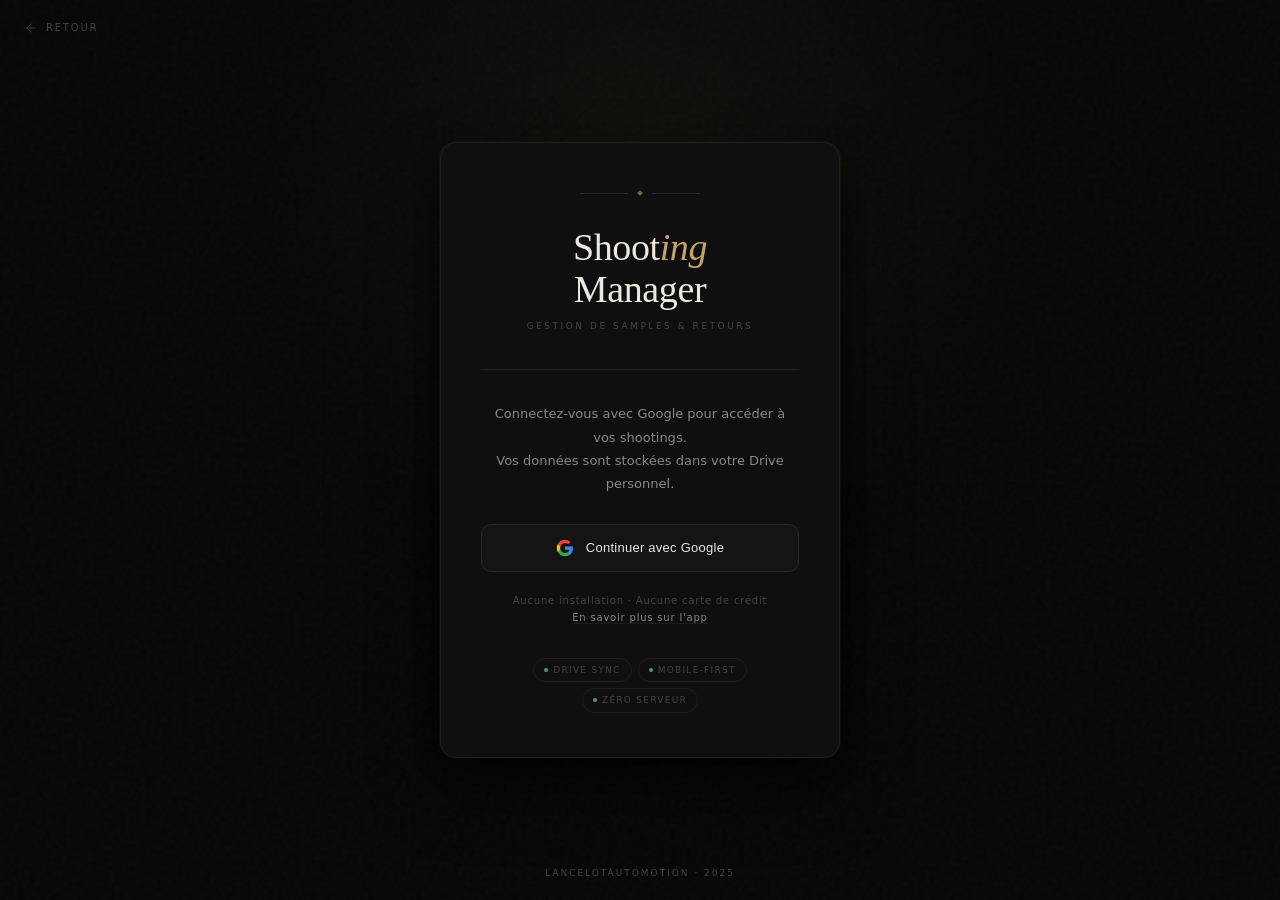
<file: login.html>
<!DOCTYPE html>
<html lang="fr">
<head>
  <meta charset="UTF-8">
  <meta name="viewport" content="width=device-width, initial-scale=1.0">
  <meta name="theme-color" content="#070707">
  <meta name="apple-mobile-web-app-capable" content="yes">
  <meta name="apple-mobile-web-app-status-bar-style" content="black">
  <title>Connexion — Shooting Manager</title>

  <!-- Content Security Policy (STORY 2.1) -->
  <meta http-equiv="Content-Security-Policy" content="
    default-src 'self';
    script-src  'self' 'unsafe-inline' https://accounts.google.com https://apis.google.com;
    style-src   'self' 'unsafe-inline' https://fonts.googleapis.com;
    font-src    https://fonts.gstatic.com;
    connect-src 'self' https://accounts.google.com;
    img-src     'self' data:;
    frame-src   https://accounts.google.com;
  ">

  <!-- Fonts -->
  <link rel="preconnect" href="https://fonts.googleapis.com">
  <link href="https://fonts.googleapis.com/css2?family=Cormorant+Garamond:ital,wght@0,300;0,400;0,600;1,300;1,400&family=DM+Sans:wght@300;400;500;600&display=swap" rel="stylesheet">

  <!-- Design system -->
  <link rel="stylesheet" href="assets/css/tokens.css">
  <link rel="stylesheet" href="assets/css/base.css">
  <link rel="stylesheet" href="assets/css/login.css">

  <!-- Google Sign-In SDK -->
  <script src="https://accounts.google.com/gsi/client"></script>
</head>
<body>

<div class="bg-glow" aria-hidden="true"></div>
<div class="bg-grid"  aria-hidden="true"></div>

<a href="index.html" class="back-link">
  <svg width="14" height="14" viewBox="0 0 24 24" fill="none" stroke="currentColor" stroke-width="1.5" stroke-linecap="round" stroke-linejoin="round" aria-hidden="true">
    <path d="M19 12H5M12 5l-7 7 7 7"/>
  </svg>
  Retour
</a>

<div id="login-shell">
  <div class="login-card">

    <div class="card-ornament" aria-hidden="true">
      <div class="orn-line"></div>
      <div class="orn-dot"></div>
      <div class="orn-line"></div>
    </div>

    <div class="login-wordmark">Shoot<em>ing</em><br>Manager</div>
    <div class="login-tagline">Gestion de samples &amp; retours</div>

    <div class="login-divider"></div>

    <p class="login-desc">
      Connectez-vous avec Google pour accéder à vos shootings.<br>
      Vos données sont stockées dans votre Drive personnel.
    </p>

    <button class="btn-google" id="btn-google-login" type="button">
      <svg class="btn-google-icon" viewBox="0 0 24 24" xmlns="http://www.w3.org/2000/svg" aria-hidden="true">
        <path fill="#4285F4" d="M22.56 12.25c0-.78-.07-1.53-.2-2.25H12v4.26h5.92c-.26 1.37-1.04 2.53-2.21 3.31v2.77h3.57c2.08-1.92 3.28-4.74 3.28-8.09z"/>
        <path fill="#34A853" d="M12 23c2.97 0 5.46-.98 7.28-2.66l-3.57-2.77c-.98.66-2.23 1.06-3.71 1.06-2.86 0-5.29-1.93-6.16-4.53H2.18v2.84C3.99 20.53 7.7 23 12 23z"/>
        <path fill="#FBBC05" d="M5.84 14.09c-.22-.66-.35-1.36-.35-2.09s.13-1.43.35-2.09V7.07H2.18C1.43 8.55 1 10.22 1 12s.43 3.45 1.18 4.93l2.85-2.22.81-.62z"/>
        <path fill="#EA4335" d="M12 5.38c1.62 0 3.06.56 4.21 1.64l3.15-3.15C17.45 2.09 14.97 1 12 1 7.7 1 3.99 3.47 2.18 7.07l3.66 2.84c.87-2.6 3.3-4.53 6.16-4.53z"/>
      </svg>
      <span class="btn-google-text">Continuer avec Google</span>
    </button>

    <div class="login-error" id="login-error" role="alert"></div>

    <p class="login-note">
      Aucune installation · Aucune carte de crédit<br>
      <a href="index.html#features">En savoir plus sur l'app</a>
    </p>

    <div class="login-features" aria-hidden="true">
      <div class="login-feature"><div class="login-feature-dot"></div>Drive sync</div>
      <div class="login-feature"><div class="login-feature-dot"></div>Mobile-first</div>
      <div class="login-feature"><div class="login-feature-dot"></div>Zéro serveur</div>
    </div>

  </div>
</div>

<div class="login-footer">LancelotAutomotion · 2025</div>

<script src="assets/js/config.js"></script>
<script>
  const btn   = document.getElementById('btn-google-login');
  const errEl = document.getElementById('login-error');
  // tokenClient est déclaré dans config.js — pas de redéclaration ici

  function showError(msg) { errEl.textContent = msg; errEl.classList.add('visible'); }
  function hideError()    { errEl.classList.remove('visible'); }
  function setLoading(on) { btn.classList.toggle('loading', on); btn.disabled = on; }

  function handleToken(resp) {
    setLoading(false);
    if (resp.error) {
      if (resp.error !== 'access_denied') {
        showError('Erreur de connexion : ' + (resp.error_description || resp.error));
      }
      return;
    }
    sessionStorage.setItem('sm_token',        resp.access_token);
    sessionStorage.setItem('sm_token_expiry', Date.now() + (resp.expires_in || 3600) * 1000);
    window.location.href = 'app.html';
  }

  function initAuth() {
    tokenClient = google.accounts.oauth2.initTokenClient({
      client_id: CONFIG.CLIENT_ID,
      scope:     CONFIG.SCOPES,
      callback:  handleToken,
    });
  }

  btn.addEventListener('click', () => {
    hideError();
    setLoading(true);
    try {
      if (!tokenClient) initAuth();
      tokenClient.requestAccessToken({ prompt: '' });
    } catch (e) {
      setLoading(false);
      showError('Impossible d\'initialiser la connexion. Rechargez la page.');
    }
  });

  window.addEventListener('load', () => {
    try { initAuth(); } catch (_) {}
    // Si déjà connecté, rediriger directement vers l'app
    const saved  = sessionStorage.getItem('sm_token');
    const expiry = sessionStorage.getItem('sm_token_expiry');
    if (saved && expiry && Date.now() < parseInt(expiry, 10)) {
      window.location.replace('app.html');
    }
  });
</script>

</body>
</html>
</file>
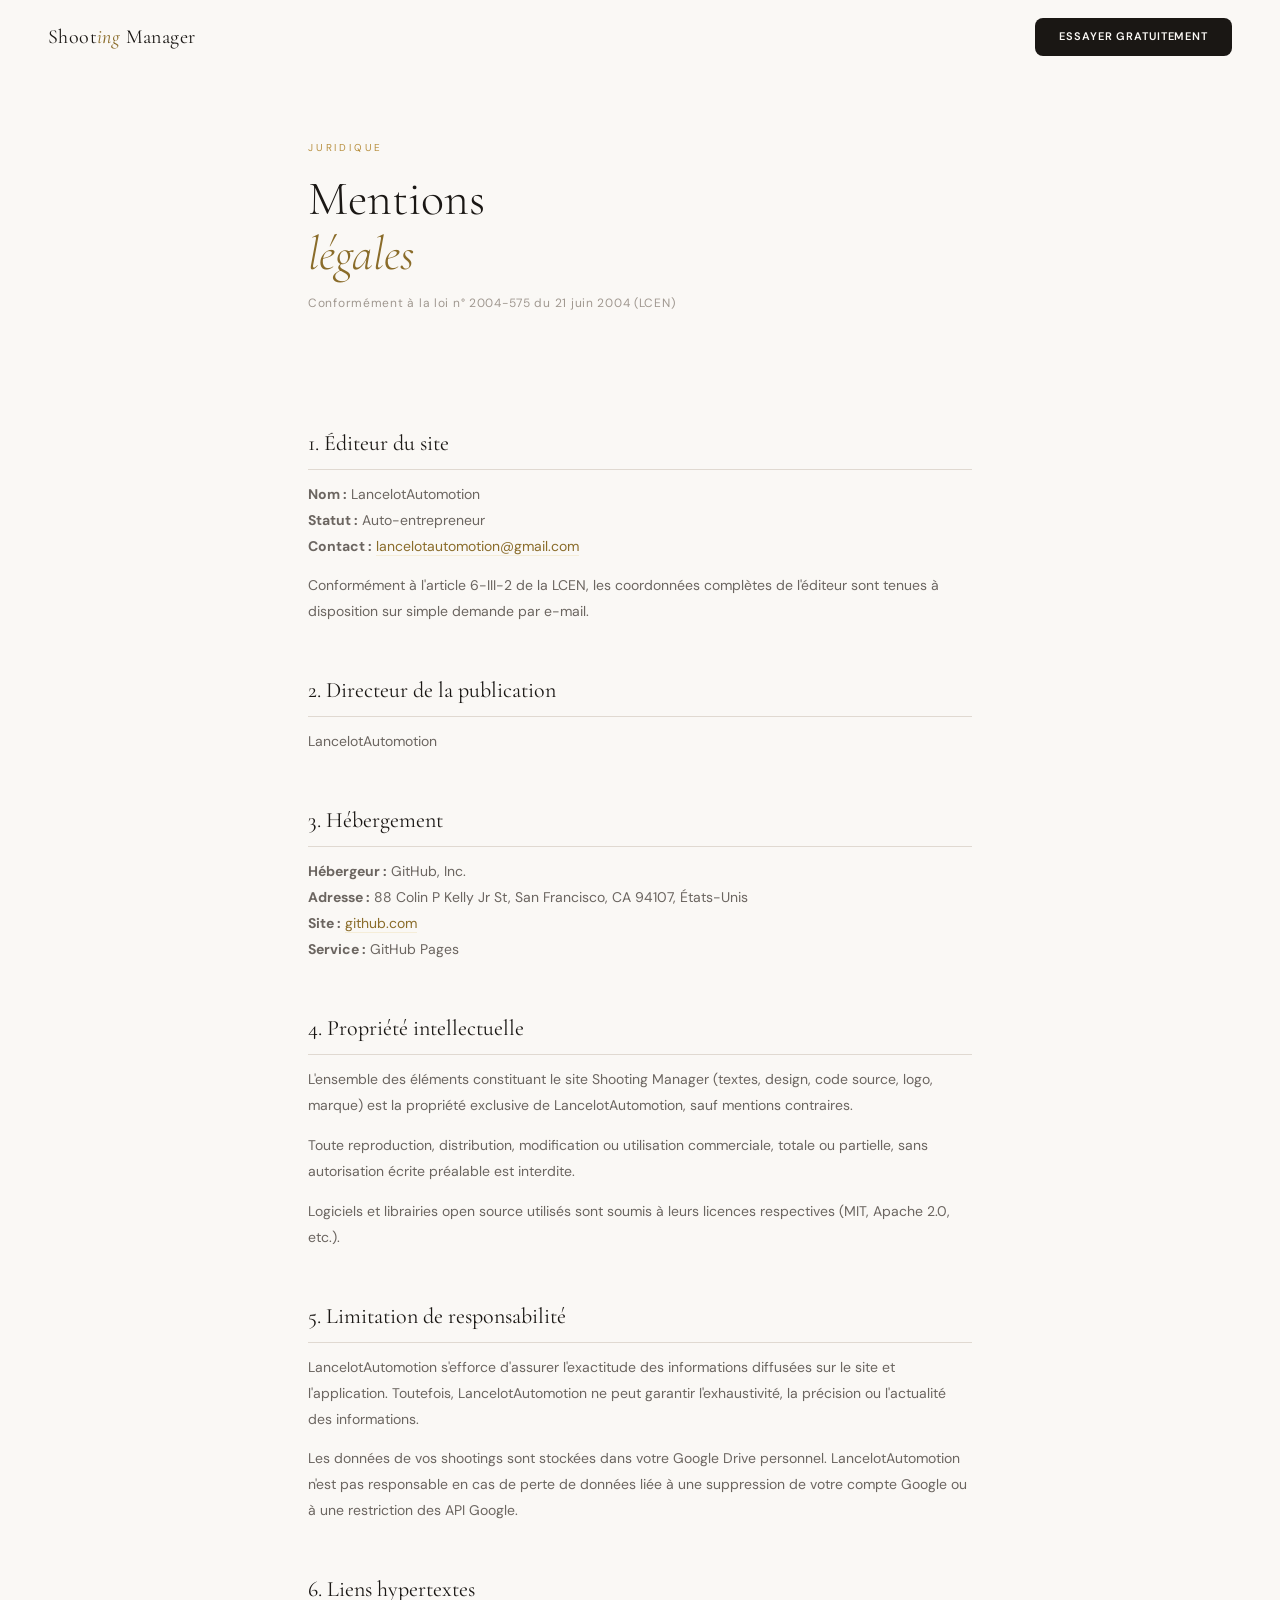
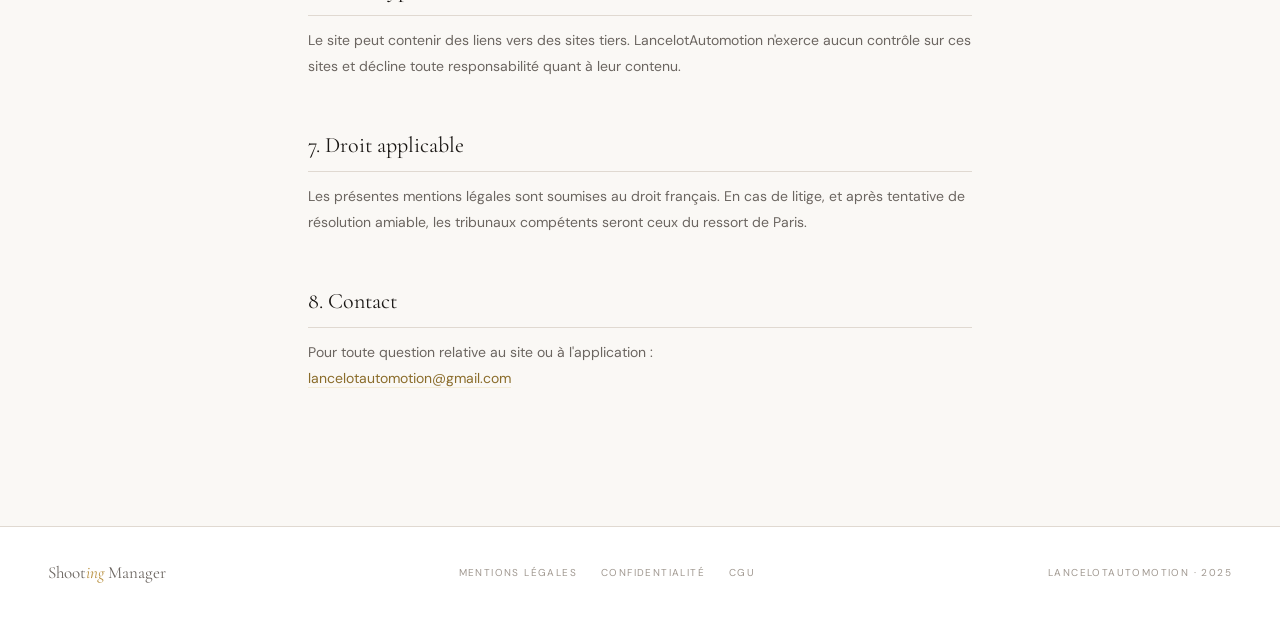
<file: mentions-legales.html>
<!DOCTYPE html>
<html lang="fr">
<head>
  <meta charset="UTF-8">
  <meta name="viewport" content="width=device-width, initial-scale=1.0">
  <meta name="robots" content="index, follow">
  <title>Mentions légales — Shooting Manager</title>

  <link rel="preconnect" href="https://fonts.googleapis.com">
  <link href="https://fonts.googleapis.com/css2?family=Cormorant+Garamond:ital,wght@0,300;0,400;0,600;1,300;1,400&family=DM+Sans:wght@300;400;500;600&display=swap" rel="stylesheet">
  <link rel="stylesheet" href="assets/css/landing.css">
  <link rel="stylesheet" href="assets/css/legal.css">
</head>
<body>

<nav id="nav">
  <a href="index.html" class="nav-logo">Shoot<em>ing</em> Manager</a>
  <a href="login.html" class="nav-cta">Essayer gratuitement</a>
</nav>

<header class="legal-hero">
  <div class="legal-eyebrow">Juridique</div>
  <h1 class="legal-title">Mentions<br><em>légales</em></h1>
  <p class="legal-date">Conformément à la loi n° 2004-575 du 21 juin 2004 (LCEN)</p>
</header>

<main class="legal-body">

  <h2>1. Éditeur du site</h2>
  <p>
    <strong>Nom :</strong> LancelotAutomotion<br>
    <strong>Statut :</strong> Auto-entrepreneur<br>
    <strong>Contact :</strong> <a href="mailto:lancelotautomotion@gmail.com">lancelotautomotion@gmail.com</a>
  </p>
  <p>
    Conformément à l'article 6-III-2 de la LCEN, les coordonnées complètes de l'éditeur sont tenues à disposition sur simple demande par e-mail.
  </p>

  <h2>2. Directeur de la publication</h2>
  <p>LancelotAutomotion</p>

  <h2>3. Hébergement</h2>
  <p>
    <strong>Hébergeur :</strong> GitHub, Inc.<br>
    <strong>Adresse :</strong> 88 Colin P Kelly Jr St, San Francisco, CA 94107, États-Unis<br>
    <strong>Site :</strong> <a href="https://github.com" target="_blank" rel="noopener">github.com</a><br>
    <strong>Service :</strong> GitHub Pages
  </p>

  <h2>4. Propriété intellectuelle</h2>
  <p>
    L'ensemble des éléments constituant le site Shooting Manager (textes, design, code source, logo, marque) est la propriété exclusive de LancelotAutomotion, sauf mentions contraires.
  </p>
  <p>
    Toute reproduction, distribution, modification ou utilisation commerciale, totale ou partielle, sans autorisation écrite préalable est interdite.
  </p>
  <p>
    Logiciels et librairies open source utilisés sont soumis à leurs licences respectives (MIT, Apache 2.0, etc.).
  </p>

  <h2>5. Limitation de responsabilité</h2>
  <p>
    LancelotAutomotion s'efforce d'assurer l'exactitude des informations diffusées sur le site et l'application. Toutefois, LancelotAutomotion ne peut garantir l'exhaustivité, la précision ou l'actualité des informations.
  </p>
  <p>
    Les données de vos shootings sont stockées dans votre Google Drive personnel. LancelotAutomotion n'est pas responsable en cas de perte de données liée à une suppression de votre compte Google ou à une restriction des API Google.
  </p>

  <h2>6. Liens hypertextes</h2>
  <p>
    Le site peut contenir des liens vers des sites tiers. LancelotAutomotion n'exerce aucun contrôle sur ces sites et décline toute responsabilité quant à leur contenu.
  </p>

  <h2>7. Droit applicable</h2>
  <p>
    Les présentes mentions légales sont soumises au droit français. En cas de litige, et après tentative de résolution amiable, les tribunaux compétents seront ceux du ressort de Paris.
  </p>

  <h2>8. Contact</h2>
  <p>
    Pour toute question relative au site ou à l'application :<br>
    <a href="mailto:lancelotautomotion@gmail.com">lancelotautomotion@gmail.com</a>
  </p>

</main>

<footer>
  <a href="index.html" class="footer-logo">Shoot<em>ing</em> Manager</a>
  <div class="footer-links">
    <a href="mentions-legales.html">Mentions légales</a>
    <a href="confidentialite.html">Confidentialité</a>
    <a href="cgu.html">CGU</a>
  </div>
  <div class="footer-copy">LancelotAutomotion · 2025</div>
</footer>

<script>
  const nav = document.getElementById('nav');
  window.addEventListener('scroll', () => {
    nav.classList.toggle('scrolled', window.scrollY > 40);
  }, { passive: true });
</script>

</body>
</html>
</file>
<file: assets/css/landing.css>
/* ================================================================
   SHOOTING MANAGER — Landing page (index.html)
   Palette claire forcée — optimisée pour la conversion.
   N'importe pas tokens.css : variables autonomes ci-dessous.
================================================================ */

:root {
  --bg:        #FAF8F5;
  --surface:   #FFFFFF;
  --card:      #F3EEE8;
  --border:    #E0D9D1;
  --border-lt: #EDE8E2;
  --gold:      #8A6C2A;
  --gold-dim:  #B89040;
  --gold-lt:   #F5EDD8;
  --gold-glow: rgba(138,108,42,.12);
  --text:      #1A1714;
  --text-2:    #6B6560;
  --muted:     #A09890;
  --green:     #2A6E44;
  --green-bg:  #E8F5EE;
  --purple:    #5030A0;
  --red:       #902828;
}

*, *::before, *::after { box-sizing: border-box; margin: 0; padding: 0; }

html { scroll-behavior: smooth; }

body {
  background: var(--bg);
  color: var(--text);
  font-family: 'DM Sans', system-ui, sans-serif;
  font-size: 15px;
  line-height: 1.6;
  overflow-x: hidden;
  -webkit-font-smoothing: antialiased;
}

/* ── KEYFRAMES ── */
@keyframes fadeUp    { from { opacity: 0; transform: translateY(22px); } to { opacity: 1; transform: translateY(0); } }
@keyframes marquee   { from { transform: translateX(0); } to { transform: translateX(-50%); } }

/* ── NAV ── */
nav {
  position: fixed; top: 0; left: 0; right: 0; z-index: 100;
  padding: 18px 48px;
  display: flex; align-items: center; justify-content: space-between;
  transition: background .3s, border-color .3s, box-shadow .3s;
  border-bottom: 1px solid transparent;
}
nav.scrolled {
  background: rgba(250,248,245,.92);
  border-color: var(--border);
  backdrop-filter: blur(20px);
  box-shadow: 0 1px 0 var(--border);
}
.nav-logo {
  font-family: 'Cormorant Garamond', serif;
  font-size: 20px; font-weight: 400; letter-spacing: .02em;
  text-decoration: none; color: var(--text);
}
.nav-logo em { font-style: italic; color: var(--gold); }
.nav-cta {
  padding: 10px 24px;
  background: var(--text); color: var(--bg);
  border-radius: 8px; font-size: 11px; font-weight: 600;
  letter-spacing: .08em; text-transform: uppercase;
  text-decoration: none;
  transition: opacity .15s, transform .1s;
}
.nav-cta:hover { opacity: .85; transform: translateY(-1px); }

/* ── HERO ── */
.hero {
  min-height: 100vh;
  display: flex; flex-direction: column;
  align-items: center; justify-content: center;
  text-align: center;
  padding: 140px 24px 100px;
  position: relative;
  background: var(--bg);
  overflow: hidden;
}
/* Cercle doré discret */
.hero::after {
  content: ''; position: absolute;
  top: -10%; left: 50%; transform: translateX(-50%);
  width: 800px; height: 800px;
  background: radial-gradient(circle, rgba(138,108,42,.06) 0%, transparent 65%);
  pointer-events: none;
}
.hero-eyebrow {
  display: inline-flex; align-items: center; gap: 10px;
  font-size: 10px; letter-spacing: .3em; text-transform: uppercase;
  color: var(--gold); margin-bottom: 32px;
  animation: fadeUp .7s ease both;
}
.hero-eyebrow::before, .hero-eyebrow::after {
  content: ''; display: block; width: 24px; height: 1px; background: var(--gold-dim);
}
.hero-title {
  font-family: 'Cormorant Garamond', serif;
  font-size: clamp(52px, 7.5vw, 92px);
  font-weight: 300; line-height: 1.04; letter-spacing: -.02em;
  margin-bottom: 28px; color: var(--text);
  animation: fadeUp .7s .1s ease both;
}
.hero-title em     { font-style: italic; color: var(--gold); }
.hero-title strong { font-weight: 600; }
.hero-sub {
  max-width: 520px;
  font-size: 17px; color: var(--text-2); line-height: 1.75;
  margin-bottom: 48px;
  animation: fadeUp .7s .2s ease both;
}
.hero-actions {
  display: flex; gap: 12px; flex-wrap: wrap; justify-content: center;
  animation: fadeUp .7s .3s ease both;
}
.btn-primary {
  padding: 17px 40px;
  background: var(--gold); color: #fff;
  border-radius: 9px; font-size: 12px; font-weight: 700;
  letter-spacing: .1em; text-transform: uppercase;
  text-decoration: none;
  transition: opacity .15s, transform .15s, box-shadow .15s;
  box-shadow: 0 4px 20px rgba(138,108,42,.25);
}
.btn-primary:hover { opacity: .9; transform: translateY(-2px); box-shadow: 0 8px 28px rgba(138,108,42,.3); }
.btn-secondary {
  padding: 17px 40px;
  background: transparent; color: var(--text-2);
  border: 1.5px solid var(--border); border-radius: 9px;
  font-size: 12px; font-weight: 500; letter-spacing: .08em; text-transform: uppercase;
  text-decoration: none;
  transition: border-color .15s, color .15s;
}
.btn-secondary:hover { border-color: var(--gold-dim); color: var(--text); }

/* scroll indicator */
.scroll-indicator {
  position: absolute; bottom: 40px; left: 50%; transform: translateX(-50%);
  display: flex; flex-direction: column; align-items: center; gap: 8px;
  font-size: 8px; letter-spacing: .26em; text-transform: uppercase; color: var(--muted);
  animation: fadeUp .7s .6s ease both;
}
.scroll-line { width: 1px; height: 36px; background: linear-gradient(to bottom, var(--gold-dim), transparent); }

/* ── TRUST BAR ── */
.trust-bar {
  background: var(--surface);
  border-top: 1px solid var(--border);
  border-bottom: 1px solid var(--border);
  padding: 18px 0;
  display: flex; align-items: center; justify-content: center;
  gap: 48px; flex-wrap: wrap;
}
.trust-item {
  display: flex; align-items: center; gap: 8px;
  font-size: 11px; letter-spacing: .12em; text-transform: uppercase; color: var(--muted);
}
.trust-dot { width: 5px; height: 5px; border-radius: 50%; background: var(--green); flex-shrink: 0; }

/* ── MARQUEE ── */
.marquee-strip {
  border-top: 1px solid var(--border);
  border-bottom: 1px solid var(--border);
  padding: 14px 0; overflow: hidden; background: var(--card);
}
.marquee-track { display: flex; animation: marquee 32s linear infinite; width: max-content; }
.marquee-track:hover { animation-play-state: paused; }
.marquee-item {
  padding: 0 32px;
  font-size: 9px; letter-spacing: .28em; text-transform: uppercase;
  color: var(--muted); white-space: nowrap;
  display: flex; align-items: center; gap: 32px;
}
.marquee-item::after { content: '·'; color: var(--gold-dim); font-size: 14px; }

/* ── SECTIONS ── */
.section { padding: 100px 24px; max-width: 1100px; margin: 0 auto; }
.section-eyebrow { font-size: 10px; letter-spacing: .3em; text-transform: uppercase; color: var(--gold); margin-bottom: 14px; }
.section-title {
  font-family: 'Cormorant Garamond', serif;
  font-size: clamp(36px, 4vw, 54px); font-weight: 300; line-height: 1.12;
  letter-spacing: -.01em; margin-bottom: 20px; color: var(--text);
}
.section-title em { font-style: italic; color: var(--gold); }
.section-body { font-size: 15px; color: var(--text-2); line-height: 1.9; max-width: 480px; }

/* ── FEATURES GRID ── */
.features-grid {
  display: grid;
  grid-template-columns: repeat(auto-fit, minmax(300px, 1fr));
  gap: 1px; background: var(--border);
  border: 1px solid var(--border); border-radius: 14px; overflow: hidden;
  margin-top: 64px;
}
.feature-card { background: var(--surface); padding: 40px 36px; transition: background .2s; }
.feature-card:hover { background: var(--bg); }
.feature-num   { font-family: 'Cormorant Garamond', serif; font-size: 11px; letter-spacing: .22em; color: var(--gold); margin-bottom: 12px; }
.feature-title { font-family: 'Cormorant Garamond', serif; font-size: 22px; font-weight: 400; margin-bottom: 10px; line-height: 1.2; color: var(--text); }
.feature-desc  { font-size: 13px; color: var(--text-2); line-height: 1.85; }

/* ── WORKFLOW ── */
.workflow-section {
  padding: 100px 24px;
  background: var(--surface);
  border-top: 1px solid var(--border);
  border-bottom: 1px solid var(--border);
}
.workflow-inner { max-width: 1100px; margin: 0 auto; }
.workflow-steps {
  display: grid; grid-template-columns: repeat(auto-fit, minmax(220px, 1fr));
  gap: 0; margin-top: 64px; position: relative;
}
.workflow-steps::before {
  content: ''; position: absolute;
  top: 28px; left: 0; right: 0; height: 1px;
  background: linear-gradient(to right, transparent, var(--border), var(--border), transparent);
}
.step          { padding: 0 28px 0 0; }
.step-num      { width: 56px; height: 56px; border-radius: 50%; background: var(--bg); border: 1px solid var(--border); display: flex; align-items: center; justify-content: center; font-family: 'Cormorant Garamond', serif; font-size: 20px; font-weight: 300; color: var(--gold); margin-bottom: 24px; position: relative; z-index: 1; }
.step-title    { font-family: 'Cormorant Garamond', serif; font-size: 19px; font-weight: 400; margin-bottom: 8px; color: var(--text); }
.step-desc     { font-size: 12px; color: var(--text-2); line-height: 1.85; }

/* ── APP PREVIEW (dark forcé pour montrer l'app) ── */
.preview-section { padding: 100px 24px; max-width: 1100px; margin: 0 auto; }
.preview-frame {
  margin-top: 64px;
  border: 1px solid var(--border);
  border-radius: 16px; overflow: hidden;
  box-shadow: 0 24px 64px rgba(0,0,0,.08), 0 4px 16px rgba(0,0,0,.04);
}
.preview-topbar {
  background: #141414; border-bottom: 1px solid #1e1e1e;
  padding: 14px 20px; display: flex; align-items: center; gap: 10px;
}
.preview-dots { display: flex; gap: 6px; }
.preview-dot  { width: 10px; height: 10px; border-radius: 50%; background: #282828; }
.preview-url  { flex: 1; background: #0f0f0f; border: 1px solid #1e1e1e; border-radius: 6px; padding: 5px 14px; font-size: 11px; color: #444; letter-spacing: .04em; margin: 0 12px; }
.preview-body {
  display: grid; grid-template-columns: 280px 1fr;
  min-height: 360px; background: #1e1e1e; gap: 1px;
}
.preview-left  { background: #070707; padding: 20px 16px; }
.preview-right { background: #0f0f0f; padding: 20px 16px; }
.preview-label { font-size: 8px; letter-spacing: .24em; text-transform: uppercase; color: #444; margin-bottom: 14px; }
.preview-card  { background: #0f0f0f; border: 1px solid #1e1e1e; border-radius: 8px; padding: 12px 14px; margin-bottom: 8px; cursor: default; }
.preview-card.active { border-color: #7a6340; background: #141414; }
.preview-card-name { font-family: 'Cormorant Garamond', serif; font-size: 15px; margin-bottom: 3px; color: #ede8e0; }
.preview-card-meta { font-size: 10px; color: #888; }
.preview-brand-row { display: flex; align-items: center; justify-content: space-between; background: #141414; border: 1px solid #1e1e1e; border-radius: 8px; padding: 12px 14px; margin-bottom: 6px; }
.preview-brand-name { font-family: 'Cormorant Garamond', serif; font-size: 16px; color: #ede8e0; }
.preview-tag { padding: 2px 9px; border-radius: 20px; font-size: 8px; font-weight: 700; letter-spacing: .1em; text-transform: uppercase; }
.tag-c { background: #0a1a10; color: #4d9e6e; }
.tag-d { background: #120e1f; color: #8b70c4; }
.tag-r { background: #0a1a10; color: #4d9e6e; }
.tag-w { background: #180707; color: #b85c5c; }

/* ── STATS ── */
.stats-section { padding: 80px 24px; background: var(--surface); border-top: 1px solid var(--border); border-bottom: 1px solid var(--border); }
.stats-inner   { max-width: 1100px; margin: 0 auto; display: grid; grid-template-columns: repeat(auto-fit, minmax(200px, 1fr)); gap: 1px; background: var(--border); border: 1px solid var(--border); border-radius: 14px; overflow: hidden; }
.stat-item  { background: var(--surface); padding: 44px 36px; }
.stat-num   { font-family: 'Cormorant Garamond', serif; font-size: 56px; font-weight: 300; color: var(--gold); line-height: 1; margin-bottom: 10px; }
.stat-label { font-size: 11px; letter-spacing: .1em; text-transform: uppercase; color: var(--text-2); line-height: 1.6; }

/* ── TESTIMONIAL ── */
.quote-section { padding: 100px 24px; text-align: center; background: var(--gold-lt); border-top: 1px solid #e8d8b0; border-bottom: 1px solid #e8d8b0; }
.quote-mark    { font-family: 'Cormorant Garamond', serif; font-size: 80px; font-weight: 300; color: var(--gold-dim); line-height: .6; margin-bottom: 24px; display: block; }
.quote-text    { font-family: 'Cormorant Garamond', serif; font-size: clamp(22px, 3vw, 32px); font-weight: 300; font-style: italic; color: var(--text); max-width: 720px; margin: 0 auto 28px; line-height: 1.65; }
.quote-author  { font-size: 10px; letter-spacing: .24em; text-transform: uppercase; color: var(--muted); }

/* ── CTA FINAL ── */
.cta-section { padding: 120px 24px; text-align: center; }
.cta-inner   { max-width: 600px; margin: 0 auto; }
.cta-title   { font-family: 'Cormorant Garamond', serif; font-size: clamp(40px, 5vw, 64px); font-weight: 300; line-height: 1.1; margin-bottom: 24px; }
.cta-title em { font-style: italic; color: var(--gold); }
.cta-sub     { font-size: 15px; color: var(--text-2); margin-bottom: 40px; line-height: 1.8; }
.cta-btn     { display: inline-flex; align-items: center; gap: 12px; padding: 18px 48px; background: var(--gold); color: #fff; border-radius: 9px; font-size: 12px; font-weight: 700; letter-spacing: .1em; text-transform: uppercase; text-decoration: none; transition: opacity .15s, transform .15s, box-shadow .15s; box-shadow: 0 4px 24px rgba(138,108,42,.28); }
.cta-btn:hover { opacity: .9; transform: translateY(-2px); box-shadow: 0 8px 32px rgba(138,108,42,.35); }
.cta-note    { margin-top: 18px; font-size: 12px; color: var(--muted); letter-spacing: .04em; }

/* ── ORNAMENT ── */
.ornament         { display: flex; align-items: center; gap: 14px; justify-content: center; }
.ornament-line    { flex: 1; max-width: 80px; height: 1px; background: var(--border); }
.ornament-diamond { width: 5px; height: 5px; background: var(--gold-dim); transform: rotate(45deg); }

/* ── FOOTER ── */
footer { border-top: 1px solid var(--border); padding: 32px 48px; display: flex; align-items: center; justify-content: space-between; flex-wrap: wrap; gap: 12px; background: var(--surface); }
.footer-logo    { font-family: 'Cormorant Garamond', serif; font-size: 17px; color: var(--text-2); text-decoration: none; }
.footer-logo em { font-style: italic; color: var(--gold-dim); }
.footer-links   { display: flex; gap: 24px; }
.footer-links a { font-size: 10px; letter-spacing: .14em; text-transform: uppercase; color: var(--muted); text-decoration: none; transition: color .2s; }
.footer-links a:hover { color: var(--text-2); }
.footer-copy    { font-size: 10px; letter-spacing: .14em; text-transform: uppercase; color: var(--muted); }

/* ── REVEAL ── */
.reveal         { opacity: 0; transform: translateY(24px); transition: opacity .7s ease, transform .7s ease; }
.reveal.visible { opacity: 1; transform: translateY(0); }

/* ── RESPONSIVE ── */
@media (max-width: 680px) {
  nav { padding: 16px 20px; }
  .hero { padding: 110px 20px 80px; }
  .hero-actions { flex-direction: column; align-items: stretch; }
  .btn-primary, .btn-secondary { justify-content: center; }
  .section { padding: 72px 20px; }
  .workflow-section { padding: 72px 20px; }
  .workflow-steps::before { display: none; }
  .step { padding: 0 0 40px; }
  .preview-section { padding: 72px 20px; }
  .preview-body { grid-template-columns: 1fr; }
  .preview-left { display: none; }
  .stats-section { padding: 56px 20px; }
  .stats-inner { grid-template-columns: repeat(2, 1fr); }
  .stat-item { padding: 28px 20px; }
  .stat-num  { font-size: 44px; }
  .quote-section { padding: 72px 20px; }
  .cta-section { padding: 80px 20px; }
  .cta-btn { width: 100%; justify-content: center; }
  footer { padding: 24px 20px; flex-direction: column; align-items: flex-start; }
  .trust-bar { gap: 20px; padding: 16px 20px; }
}
@media (max-width: 400px) {
  .features-grid { grid-template-columns: 1fr; }
  .stats-inner   { grid-template-columns: 1fr; }
}
</file>
<file: assets/css/legal.css>
/* ================================================================
   SHOOTING MANAGER — Pages légales (confidentialite, mentions, cgu)
   Étend landing.css
================================================================ */

.legal-hero {
  padding: 140px 48px 64px;
  max-width: 760px;
  margin: 0 auto;
}
.legal-eyebrow {
  font-size: 10px; letter-spacing: .28em; text-transform: uppercase;
  color: var(--gold-dim); margin-bottom: 16px;
}
.legal-title {
  font-family: 'Cormorant Garamond', serif;
  font-size: clamp(32px, 5vw, 48px); font-weight: 300; line-height: 1.15;
  color: var(--text); margin-bottom: 12px;
}
.legal-title em { font-style: italic; color: var(--gold); }
.legal-date {
  font-size: 12px; color: var(--muted); letter-spacing: .06em;
}

.legal-body {
  max-width: 760px;
  margin: 0 auto;
  padding: 0 48px 120px;
}

.legal-body h2 {
  font-family: 'Cormorant Garamond', serif;
  font-size: 22px; font-weight: 400;
  color: var(--text);
  margin: 48px 0 12px;
  padding-bottom: 8px;
  border-bottom: 1px solid var(--border);
}

.legal-body h3 {
  font-size: 13px; font-weight: 600; letter-spacing: .06em;
  text-transform: uppercase; color: var(--text);
  margin: 28px 0 8px;
}

.legal-body p {
  font-size: 14px; color: var(--text-2); line-height: 1.85;
  margin-bottom: 14px;
}

.legal-body ul {
  padding-left: 20px; margin-bottom: 14px;
}
.legal-body ul li {
  font-size: 14px; color: var(--text-2); line-height: 1.85;
  margin-bottom: 6px;
  list-style: none;
  padding-left: 12px;
  position: relative;
}
.legal-body ul li::before {
  content: '–';
  position: absolute; left: 0; color: var(--gold-dim);
}

.legal-body a {
  color: var(--gold); text-decoration: none;
  border-bottom: 1px solid var(--gold-lt);
  transition: border-color .15s;
}
.legal-body a:hover { border-color: var(--gold); }

.legal-table {
  width: 100%; border-collapse: collapse;
  margin: 16px 0 24px; font-size: 13px;
}
.legal-table th {
  text-align: left; font-size: 10px; letter-spacing: .16em;
  text-transform: uppercase; color: var(--muted);
  padding: 8px 12px; border-bottom: 1px solid var(--border);
}
.legal-table td {
  padding: 10px 12px; border-bottom: 1px solid var(--border-lt);
  color: var(--text-2); vertical-align: top; line-height: 1.6;
}
.legal-table tr:last-child td { border-bottom: none; }

.legal-highlight {
  background: var(--gold-lt); border-left: 3px solid var(--gold);
  border-radius: 0 6px 6px 0; padding: 14px 18px;
  margin: 20px 0; font-size: 13px; color: var(--text); line-height: 1.7;
}

@media (max-width: 640px) {
  .legal-hero, .legal-body { padding-left: 24px; padding-right: 24px; }
  .legal-hero { padding-top: 110px; }
}
</file>
<file: assets/css/tokens.css>
/* ================================================================
   SHOOTING MANAGER — Design Tokens
   Source de vérité unique pour toute la palette app (dark/light).
   Importé en premier par app.html et login.html.
   La landing page (index.html) a sa propre palette claire.
================================================================ */

:root, [data-theme="dark"] {
  --bg:        #070707;
  --surface:   #0f0f0f;
  --card:      #141414;
  --border:    #1e1e1e;
  --border-lt: #282828;
  --gold:      #c4a46b;
  --gold-dim:  #7a6340;
  --gold-glow: rgba(196,164,107,.1);
  --text:      #ede8e0;
  --text-2:    #888;
  --muted:     #444;
  --muted2:    #2a2a2a;
  --green-bg:  #0a1a10;
  --green:     #4d9e6e;
  --purple-bg: #120e1f;
  --purple:    #8b70c4;
  --red:       #b85c5c;
  --red-bg:    #180707;
}

[data-theme="light"] {
  --bg:        #f4f0ea;
  --surface:   #ece7de;
  --card:      #e6e0d7;
  --border:    #d2cabb;
  --border-lt: #c8c0b0;
  --gold:      #a07828;
  --gold-dim:  #c49040;
  --gold-glow: rgba(160,120,40,.1);
  --text:      #18150f;
  --text-2:    #5a5248;
  --muted:     #8a8070;
  --muted2:    #bbb0a0;
  --green-bg:  #d0ead8;
  --green:     #2a6e44;
  --purple-bg: #e0d8f0;
  --purple:    #5030a0;
  --red:       #902828;
  --red-bg:    #f0e0e0;
}
</file>
<file: assets/css/base.css>
/* ================================================================
   SHOOTING MANAGER — Base
   Reset, typographie, keyframes communs.
   Importé après tokens.css par app.html et login.html.
================================================================ */

*, *::before, *::after {
  box-sizing: border-box;
  margin: 0;
  padding: 0;
}

/* Keyframes partagés */
@keyframes spin        { to { transform: rotate(360deg); } }
@keyframes pulse       { 0%, 100% { opacity: 1; } 50% { opacity: .25; } }
@keyframes fadeIn      { from { opacity: 0; } to { opacity: 1; } }
@keyframes cardIn      { from { opacity: 0; transform: translateY(16px) scale(.98); } to { opacity: 1; transform: translateY(0) scale(1); } }
@keyframes glowPulse   { 0%, 100% { opacity: .6; transform: translateX(-50%) scale(1); } 50% { opacity: 1; transform: translateX(-50%) scale(1.05); } }
@keyframes scrollPulse { 0%, 100% { opacity: .4; } 50% { opacity: 1; } }
@keyframes marquee     { from { transform: translateX(0); } to { transform: translateX(-50%); } }
@keyframes fadeUp      { from { opacity: 0; transform: translateY(22px); } to { opacity: 1; transform: translateY(0); } }
</file>
<file: assets/css/login.css>
/* ================================================================
   SHOOTING MANAGER — Login page styles
   Importé après tokens.css + base.css par login.html.
================================================================ */

html, body {
  height: 100%;
  background: var(--bg);
  color: var(--text);
  font-family: 'DM Sans', system-ui, sans-serif;
  font-size: 15px;
  line-height: 1.6;
  overflow: hidden;
}

/* ── GRAIN TEXTURE ── */
body::before {
  content: '';
  position: fixed; inset: 0; z-index: 0; pointer-events: none;
  background-image: url("data:image/svg+xml,%3Csvg viewBox='0 0 200 200' xmlns='http://www.w3.org/2000/svg'%3E%3Cfilter id='n'%3E%3CfeTurbulence type='fractalNoise' baseFrequency='0.85' numOctaves='4' stitchTiles='stitch'/%3E%3C/filter%3E%3Crect width='100%25' height='100%25' filter='url(%23n)' opacity='1'/%3E%3C/svg%3E");
  opacity: .03;
}

/* ── GLOW ── */
.bg-glow {
  position: fixed; top: -30%; left: 50%; transform: translateX(-50%);
  width: 900px; height: 900px;
  background: radial-gradient(circle, rgba(196,164,107,.06) 0%, transparent 60%);
  pointer-events: none; z-index: 0;
  animation: glowPulse 6s ease-in-out infinite;
}

/* ── GRID LINES ── */
.bg-grid {
  position: fixed; inset: 0; z-index: 0; pointer-events: none;
  background-image:
    linear-gradient(rgba(255,255,255,.012) 1px, transparent 1px),
    linear-gradient(90deg, rgba(255,255,255,.012) 1px, transparent 1px);
  background-size: 80px 80px;
  mask-image: radial-gradient(ellipse 80% 80% at 50% 50%, black 0%, transparent 80%);
}

/* ── LAYOUT ── */
#login-shell {
  position: fixed; inset: 0; z-index: 1;
  display: flex; flex-direction: column;
  align-items: center; justify-content: center;
  padding: 24px;
  padding-top:    calc(env(safe-area-inset-top,    0px) + 24px);
  padding-bottom: calc(env(safe-area-inset-bottom, 0px) + 24px);
}

/* ── BACK LINK ── */
.back-link {
  position: fixed;
  top: calc(env(safe-area-inset-top, 0px) + 20px);
  left: 24px; z-index: 10;
  display: inline-flex; align-items: center; gap: 8px;
  font-size: 10px; letter-spacing: .18em; text-transform: uppercase;
  color: var(--muted); text-decoration: none; transition: color .2s;
}
.back-link:hover { color: var(--text-2); }
.back-link svg   { transition: transform .2s; }
.back-link:hover svg { transform: translateX(-3px); }

/* ── CARD ── */
.login-card {
  width: 100%; max-width: 400px;
  background: var(--surface);
  border: 1px solid var(--border); border-radius: 16px;
  padding: 48px 40px 44px;
  display: flex; flex-direction: column; align-items: center; gap: 0;
  box-shadow: 0 0 0 1px rgba(196,164,107,.04), 0 32px 64px rgba(0,0,0,.6), 0 8px 24px rgba(0,0,0,.4);
  animation: cardIn .6s cubic-bezier(.16,1,.3,1) both;
}

/* ── TOP ORNAMENT ── */
.card-ornament { display: flex; align-items: center; gap: 10px; margin-bottom: 32px; width: 100%; justify-content: center; }
.orn-line { flex: 1; max-width: 48px; height: 1px; background: var(--border-lt); }
.orn-dot  { width: 4px; height: 4px; background: var(--gold-dim); transform: rotate(45deg); }

/* ── WORDMARK ── */
.login-wordmark {
  font-family: 'Cormorant Garamond', serif;
  font-size: 38px; font-weight: 300;
  line-height: 1.1; letter-spacing: -.01em;
  text-align: center; margin-bottom: 8px;
}
.login-wordmark em { font-style: italic; color: var(--gold); }
.login-tagline { font-size: 9px; letter-spacing: .28em; text-transform: uppercase; color: var(--muted); margin-bottom: 36px; text-align: center; }
.login-divider { width: 100%; height: 1px; background: var(--border); margin-bottom: 32px; }
.login-desc    { font-size: 13px; color: var(--text-2); line-height: 1.8; text-align: center; margin-bottom: 28px; max-width: 300px; }

/* ── GOOGLE BUTTON ── */
.btn-google {
  width: 100%; display: flex; align-items: center; justify-content: center; gap: 12px;
  padding: 14px 24px; background: var(--card);
  border: 1px solid var(--border-lt); border-radius: 10px;
  font-family: 'DM Sans', sans-serif; font-size: 13px; font-weight: 500; letter-spacing: .02em;
  color: var(--text); cursor: pointer;
  transition: background .15s, border-color .15s, transform .15s;
  -webkit-tap-highlight-color: transparent; position: relative; overflow: hidden;
}
.btn-google::after {
  content: ''; position: absolute; inset: 0;
  background: linear-gradient(135deg, transparent 40%, rgba(196,164,107,.04) 100%);
  opacity: 0; transition: opacity .2s;
}
.btn-google:hover  { background: #1a1a1a; border-color: var(--gold-dim); }
.btn-google:hover::after { opacity: 1; }
.btn-google:active { transform: scale(.98); }
.btn-google:disabled { opacity: .5; cursor: not-allowed; }
.btn-google-icon   { width: 18px; height: 18px; flex-shrink: 0; }

/* Loading state */
.btn-google.loading .btn-google-text { opacity: 0; }
.btn-google.loading::before {
  content: ''; position: absolute;
  width: 18px; height: 18px; border-radius: 50%;
  border: 2px solid var(--border-lt); border-top-color: var(--gold);
  animation: spin .7s linear infinite;
}

/* ── NOTE ── */
.login-note { margin-top: 20px; font-size: 10px; letter-spacing: .08em; color: var(--muted); text-align: center; line-height: 1.7; }
.login-note a { color: var(--text-2); text-decoration: none; border-bottom: 1px solid var(--border); transition: color .15s, border-color .15s; }
.login-note a:hover { color: var(--text); border-color: var(--border-lt); }

/* ── FEATURE PILLS ── */
.login-features { display: flex; flex-wrap: wrap; gap: 6px; justify-content: center; margin-top: 32px; width: 100%; }
.login-feature  { display: inline-flex; align-items: center; gap: 5px; padding: 4px 10px; background: transparent; border: 1px solid var(--border); border-radius: 20px; font-size: 9px; letter-spacing: .14em; text-transform: uppercase; color: var(--muted); }
.login-feature-dot { width: 4px; height: 4px; border-radius: 50%; background: var(--green); flex-shrink: 0; }

/* ── FOOTER ── */
.login-footer {
  position: fixed; bottom: calc(env(safe-area-inset-bottom, 0px) + 20px);
  left: 50%; transform: translateX(-50%);
  font-size: 9px; letter-spacing: .22em; text-transform: uppercase; color: var(--muted);
  white-space: nowrap; z-index: 1;
}

/* ── ERROR STATE ── */
.login-error { width: 100%; margin-top: 14px; padding: 11px 14px; background: rgba(184,92,92,.08); border: 1px solid rgba(184,92,92,.2); border-radius: 8px; font-size: 12px; color: #b85c5c; line-height: 1.5; text-align: center; display: none; }
.login-error.visible { display: block; animation: fadeIn .3s ease; }

/* ── RESPONSIVE ── */
@media (max-width: 440px) { .login-card { padding: 36px 24px 32px; border-radius: 14px; } .login-wordmark { font-size: 32px; } }
@media (max-width: 360px) { .login-card { padding: 28px 18px 24px; } }
</file>
